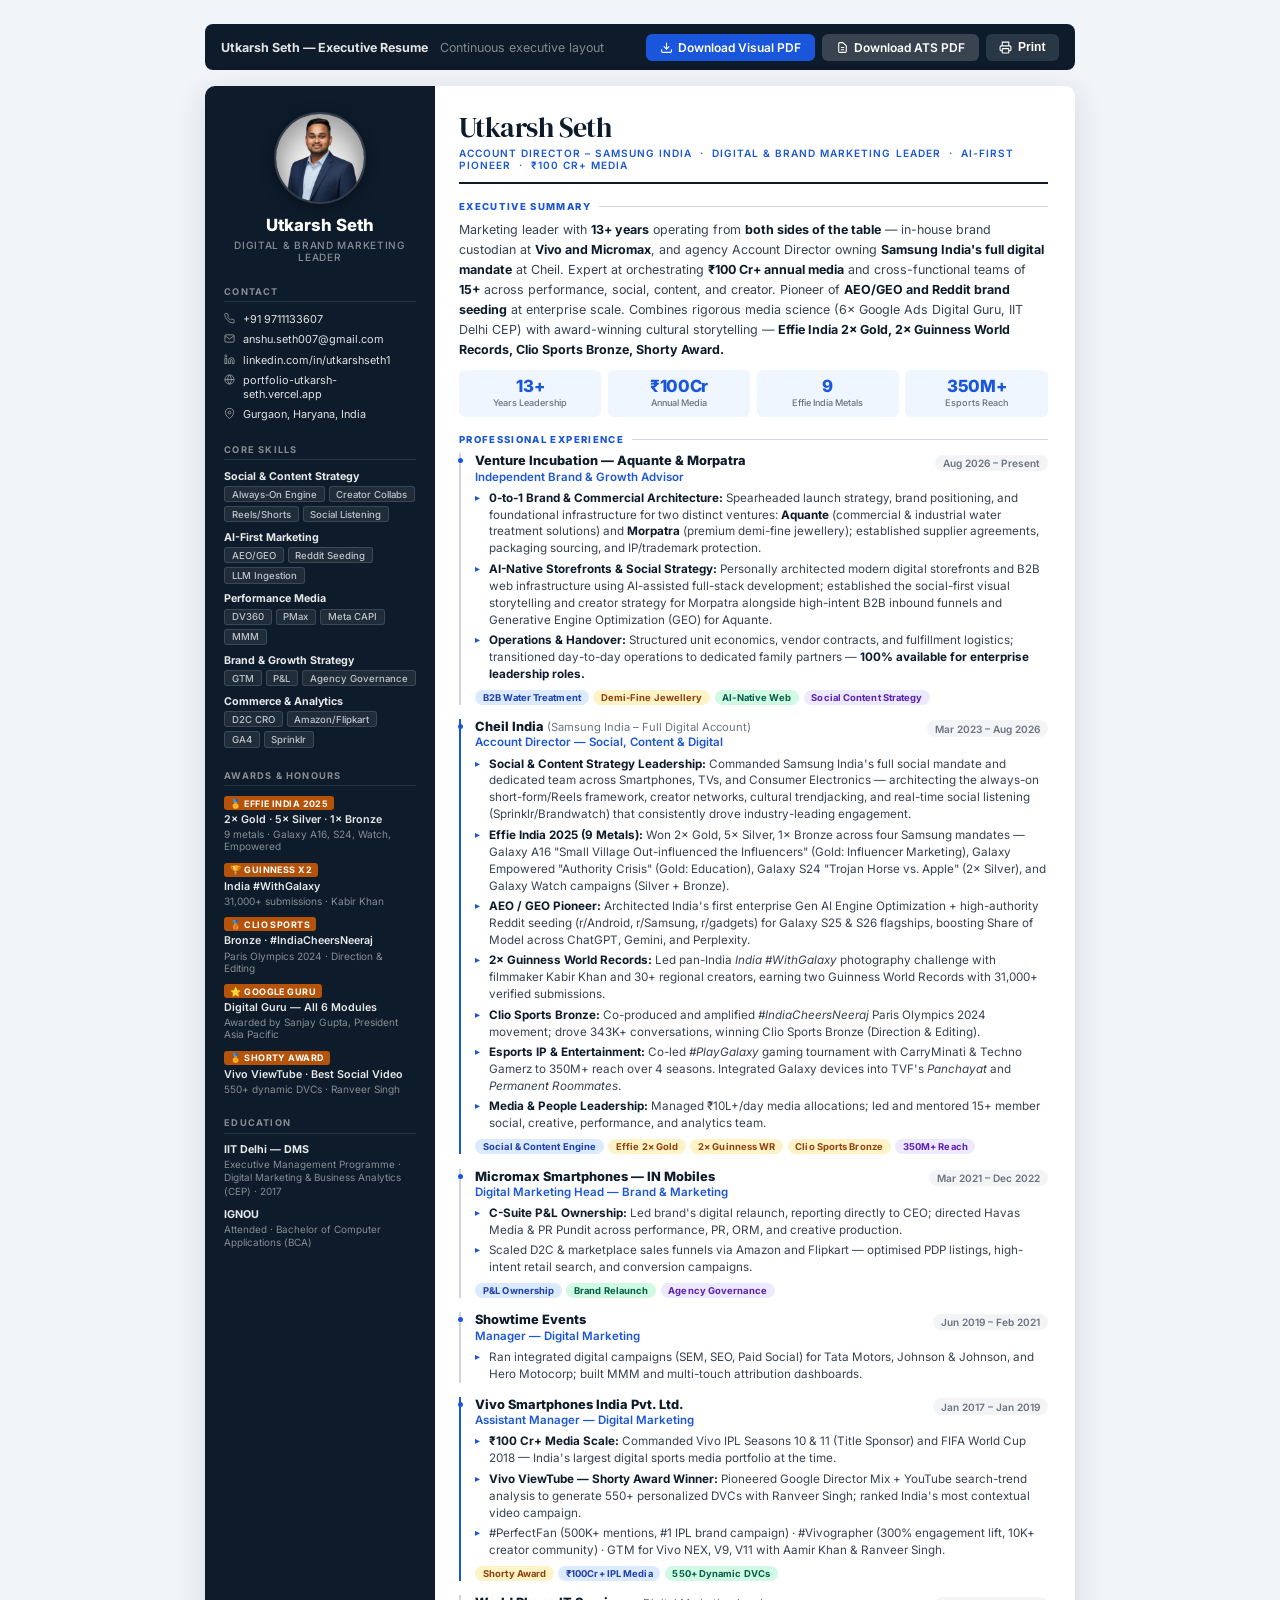
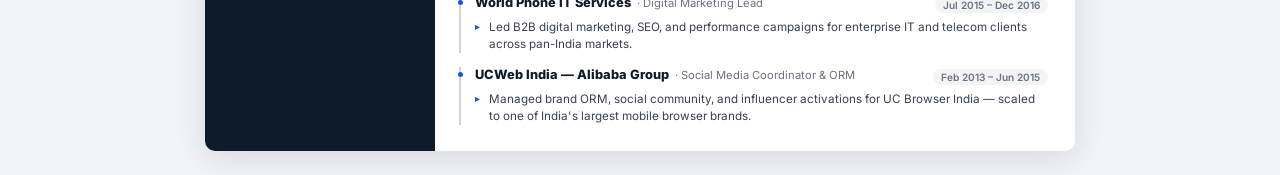
<file: resume/index.html>
<!DOCTYPE html>
<html lang="en">
<head>
  <meta charset="UTF-8">
  <meta name="viewport" content="width=device-width, initial-scale=1.0">
  <title>Utkarsh Seth – Executive Resume</title>
  <link href="https://fonts.googleapis.com/css2?family=Inter:ital,wght@0,300;0,400;0,500;0,600;0,700;0,800;1,400&family=DM+Serif+Display&display=swap" rel="stylesheet">
  <style>
    :root {
      --navy:   #0d1b2a;
      --blue:   #1a56db;
      --muted:  #6b7280;
      --rule:   #d1d5db;
      --white:  #ffffff;
      --gold:   #b45309;
      --sidebar:#0d1b2a;
      --s-text: rgba(255,255,255,0.88);
      --s-dim:  rgba(255,255,255,0.50);
    }
    *, *::before, *::after { box-sizing: border-box; margin: 0; padding: 0; }
    html { -webkit-print-color-adjust: exact; print-color-adjust: exact; }

    body {
      font-family: 'Inter', sans-serif;
      background: #f1f5f9;
      color: #1e293b;
      padding: 1.5rem 1rem;
    }

    /* ── Print bar ── */
    .print-bar {
      max-width: 870px; margin: 0 auto 1rem;
      display: flex; align-items: center; justify-content: space-between;
      background: var(--navy); color: rgba(255,255,255,0.88);
      padding: 0.6rem 1rem; border-radius: 8px; font-size: 0.78rem;
    }
    .print-bar span { opacity: 0.55; margin-left: 0.5rem; }
    .btn-pdf {
      background: var(--blue); color: #fff; border: none;
      padding: 0.38rem 0.85rem; border-radius: 6px;
      font-size: 0.75rem; font-weight: 600; cursor: pointer;
      display: inline-flex; align-items: center; gap: 0.35rem;
      text-decoration: none;
    }
    .btn-pdf:hover { background: #1649c5; }

    /* ── Page shell ── */
    .page {
      max-width: 870px; margin: 0 auto;
      background: var(--white);
      border-radius: 10px;
      overflow: hidden;
      box-shadow: 0 6px 32px rgba(0,0,0,0.12);
      display: grid;
      grid-template-columns: 230px 1fr;
    }

    /* ═══════════════ SIDEBAR ═══════════════ */
    .sidebar {
      background: var(--sidebar);
      color: var(--s-text);
      padding: 1.6rem 1.2rem;
      display: flex; flex-direction: column; gap: 1.4rem;
    }

    .photo-wrap {
      width: 92px; height: 92px; border-radius: 50%;
      overflow: hidden; border: 2.5px solid rgba(255,255,255,0.15);
      margin: 0 auto 0.7rem; box-shadow: 0 3px 14px rgba(0,0,0,0.4);
    }
    .photo-wrap img { width:100%; height:100%; object-fit:cover; object-position:top center; }
    .sb-name { font-size:1.05rem; font-weight:800; color:#fff; text-align:center; line-height:1.2; }
    .sb-role { font-size:0.63rem; font-weight:500; letter-spacing:0.07em; text-transform:uppercase; color:var(--s-dim); text-align:center; margin-top:0.25rem; }

    .sb-label {
      font-size:0.58rem; font-weight:700; letter-spacing:0.13em; text-transform:uppercase;
      color:var(--s-dim); border-bottom:1px solid rgba(255,255,255,0.1);
      padding-bottom:0.28rem; margin-bottom:0.6rem;
    }

    /* Contact */
    .c-list { display:flex; flex-direction:column; gap:0.4rem; }
    .c-row  { display:flex; align-items:flex-start; gap:0.5rem; font-size:0.68rem; }
    .c-row svg { flex-shrink:0; margin-top:1px; opacity:.6; }
    .c-row a { color:var(--s-text); text-decoration:none; word-break:break-word; }

    /* Skills tags */
    .sk-list { display:flex; flex-direction:column; gap:0.55rem; }
    .sk-name { font-size:0.67rem; font-weight:700; color:rgba(255,255,255,0.9); margin-bottom:0.2rem; }
    .sk-tags { display:flex; flex-wrap:wrap; gap:0.25rem; }
    .sk-tag  {
      font-size:0.6rem; background:rgba(255,255,255,0.08);
      border:1px solid rgba(255,255,255,0.13); color:rgba(255,255,255,0.72);
      padding:0.1rem 0.42rem; border-radius:3px; font-weight:500;
    }

    /* Awards */
    .aw-list { display:flex; flex-direction:column; gap:0.65rem; }
    .aw-entry { font-size:0.67rem; }
    .aw-badge {
      display:inline-block; background:var(--gold); color:#fff;
      font-size:0.56rem; font-weight:700; text-transform:uppercase;
      letter-spacing:0.05em; padding:0.1rem 0.38rem; border-radius:3px; margin-bottom:0.18rem;
    }
    .aw-title { font-weight:600; color:rgba(255,255,255,0.9); line-height:1.3; }
    .aw-sub   { color:var(--s-dim); font-size:0.63rem; margin-top:0.08rem; }

    /* Education */
    .ed-list { display:flex; flex-direction:column; gap:0.65rem; }
    .ed-school { font-size:0.67rem; font-weight:700; color:rgba(255,255,255,0.9); }
    .ed-deg    { font-size:0.62rem; color:var(--s-dim); line-height:1.35; margin-top:0.1rem; }

    /* ═══════════════ MAIN ═══════════════ */
    .main {
      padding: 1.6rem 1.7rem 1.6rem 1.5rem;
      display: flex; flex-direction: column; gap: 1.1rem;
    }

    /* Header */
    .mh-name {
      font-family: 'DM Serif Display', serif;
      font-size: 1.75rem; color: var(--navy);
      letter-spacing: -0.02em; line-height: 1.1;
    }
    .mh-tag {
      font-size: 0.63rem; font-weight: 600; color: var(--blue);
      text-transform: uppercase; letter-spacing: 0.1em; margin-top: 0.28rem;
    }
    .mh-rule { border: none; border-top: 2px solid var(--navy); margin-top: 0.65rem; }

    /* Sections */
    .sec-ttl {
      font-size: 0.6rem; font-weight: 800; text-transform: uppercase;
      letter-spacing: 0.14em; color: var(--blue);
      display: flex; align-items: center; gap: 0.5rem; margin-bottom: 0.5rem;
    }
    .sec-ttl::after { content:''; flex:1; height:1px; background:var(--rule); }

    /* Summary */
    .summary { font-size:0.78rem; line-height:1.6; color:#374151; }
    .summary strong { color:var(--navy); font-weight:700; }

    /* Stats strip */
    .stats {
      display: grid; grid-template-columns: repeat(4,1fr);
      gap: 0.4rem; margin-top: 0.6rem;
    }
    .stat {
      background: #eff6ff; border-radius: 6px;
      padding: 0.5rem 0.4rem; text-align: center;
    }
    .stat-n { font-size:1.05rem; font-weight:800; color:var(--blue); line-height:1; letter-spacing:-0.02em; }
    .stat-l { font-size:0.57rem; color:var(--muted); font-weight:500; margin-top:0.18rem; line-height:1.25; }

    /* Experience */
    .exp-list { display:flex; flex-direction:column; gap:0.9rem; }
    .exp-item {
      border-left: 2px solid var(--rule);
      padding-left: 0.9rem; position: relative;
    }
    .exp-item.feat { border-left-color: var(--blue); }
    .exp-item::before {
      content:''; position:absolute; left:-3.5px; top:5px;
      width:5px; height:5px; border-radius:50%; background:var(--blue);
    }

    .exp-top { display:flex; justify-content:space-between; align-items:flex-start; gap:0.4rem; flex-wrap:wrap; }
    .exp-co  { font-size:0.8rem; font-weight:800; color:var(--navy); }
    .exp-co-note { font-size:0.7rem; font-weight:400; color:var(--muted); }
    .exp-rol { font-size:0.72rem; font-weight:600; color:var(--blue); margin-top:0.08rem; }
    .exp-dt  {
      font-size:0.63rem; font-weight:600; color:var(--muted);
      white-space:nowrap; background:#f3f4f6;
      padding:0.14rem 0.48rem; border-radius:20px; margin-top:0.08rem;
    }

    .bul { list-style:none; margin-top:0.38rem; display:flex; flex-direction:column; gap:0.22rem; }
    .bul li {
      font-size:0.73rem; color:#374151;
      padding-left:0.85rem; position:relative; line-height:1.45;
    }
    .bul li::before {
      content:'▸'; position:absolute; left:0;
      color:var(--blue); font-size:0.6rem; top:1px;
    }
    .bul li strong { color:var(--navy); font-weight:700; }

    /* Chips */
    .chips { display:flex; flex-wrap:wrap; gap:0.28rem; margin-top:0.42rem; }
    .chip  {
      font-size:0.59rem; font-weight:700;
      padding:0.13rem 0.48rem; border-radius:20px; letter-spacing:0.01em;
    }
    .c-blue  { background:#dbeafe; color:#1e40af; }
    .c-gold  { background:#fef3c7; color:#92400e; }
    .c-green { background:#d1fae5; color:#065f46; }
    .c-purple{ background:#ede9fe; color:#5b21b6; }

    /* ═══════════════ PRINT ═══════════════ */
    @media print {
      body { background:transparent; padding:0; margin:0; }
      .print-bar { display:none !important; }
      .page {
        box-shadow:none; border-radius:0;
        max-width:100%; width:100%;
        min-height:100%;
      }
      .sidebar { background:var(--sidebar) !important; }
      .stat    { background:#eff6ff !important; }
      .c-blue  { background:#dbeafe !important; color:#1e40af !important; }
      .c-gold  { background:#fef3c7 !important; color:#92400e !important; }
      .c-green { background:#d1fae5 !important; color:#065f46 !important; }
      .c-purple{ background:#ede9fe !important; color:#5b21b6 !important; }
      .aw-badge{ background:var(--gold) !important; }
      @page { size: 8.5in 17.8in; margin: 0; }
    }
  </style>
</head>
<body>

<div class="print-bar">
  <div>
    <strong>Utkarsh Seth — Executive Resume</strong>
    <span>Continuous executive layout</span>
  </div>
  <div style="display: flex; gap: 0.45rem;">
    <a href="/resume/Utkarsh_Seth_Executive_Resume.pdf" download="Utkarsh_Seth_Executive_Resume.pdf" class="btn-pdf">
      <svg width="13" height="13" fill="none" stroke="currentColor" stroke-width="2" viewBox="0 0 24 24"><path d="M21 15v4a2 2 0 0 1-2 2H5a2 2 0 0 1-2-2v-4"/><polyline points="7 10 12 15 17 10"/><line x1="12" y1="15" x2="12" y2="3"/></svg>
      Download Visual PDF
    </a>
    <a href="/resume/Utkarsh_Seth_ATS_Certified_Resume.pdf" download="Utkarsh_Seth_ATS_Certified_Resume.pdf" class="btn-pdf" style="background: rgba(255,255,255,0.18);">
      <svg width="13" height="13" fill="none" stroke="currentColor" stroke-width="2" viewBox="0 0 24 24"><path d="M9 12h6m-6 4h6m2 5H7a2 2 0 01-2-2V5a2 2 0 012-2h5.586a1 1 0 01.707.293l5.414 5.414a1 1 0 01.293.707V19a2 2 0 01-2 2z"/></svg>
      Download ATS PDF
    </a>
    <button class="btn-pdf" style="background: rgba(255,255,255,0.12);" onclick="window.print()">
      <svg width="13" height="13" fill="none" stroke="currentColor" stroke-width="2" viewBox="0 0 24 24"><path d="M6 9V2h12v7"/><path d="M6 18H4a2 2 0 0 1-2-2v-5a2 2 0 0 1 2-2h16a2 2 0 0 1 2 2v5a2 2 0 0 1-2 2h-2"/><rect x="6" y="14" width="12" height="8" rx="1"/></svg>
      Print
    </button>
  </div>
</div>

<div class="page">

  <!-- ══════════ SIDEBAR ══════════ -->
  <aside class="sidebar">

    <div>
      <div class="photo-wrap">
        <img src="../assets/utkarsh_portrait.jpg" alt="Utkarsh Seth">
      </div>
      <div class="sb-name">Utkarsh Seth</div>
      <div class="sb-role">Digital &amp; Brand Marketing Leader</div>
    </div>

    <!-- Contact -->
    <div>
      <div class="sb-label">Contact</div>
      <div class="c-list">
        <div class="c-row">
          <svg width="11" height="11" fill="none" stroke="currentColor" stroke-width="2" viewBox="0 0 24 24"><path d="M22 16.92v3a2 2 0 0 1-2.18 2 19.79 19.79 0 0 1-8.63-3.07A19.5 19.5 0 0 1 4.69 12 19.79 19.79 0 0 1 1.61 3.44 2 2 0 0 1 3.59 1.27h3a2 2 0 0 1 2 1.72c.127.96.361 1.903.7 2.81a2 2 0 0 1-.45 2.11L7.91 8.83a16 16 0 0 0 6.29 6.29l1.29-1.29a2 2 0 0 1 2.11-.45c.907.339 1.85.573 2.81.7A2 2 0 0 1 22 16.92z"/></svg>
          <span>+91 9711133607</span>
        </div>
        <div class="c-row">
          <svg width="11" height="11" fill="none" stroke="currentColor" stroke-width="2" viewBox="0 0 24 24"><path d="M4 4h16c1.1 0 2 .9 2 2v12c0 1.1-.9 2-2 2H4c-1.1 0-2-.9-2-2V6c0-1.1.9-2 2-2z"/><polyline points="22,6 12,13 2,6"/></svg>
          <a href="mailto:anshu.seth007@gmail.com">anshu.seth007@gmail.com</a>
        </div>
        <div class="c-row">
          <svg width="11" height="11" fill="none" stroke="currentColor" stroke-width="2" viewBox="0 0 24 24"><path d="M16 8a6 6 0 0 1 6 6v7h-4v-7a2 2 0 0 0-4 0v7h-4v-7a6 6 0 0 1 6-6z"/><rect x="2" y="9" width="4" height="12"/><circle cx="4" cy="4" r="2"/></svg>
          <a href="https://linkedin.com/in/utkarshseth1" target="_blank">linkedin.com/in/utkarshseth1</a>
        </div>
        <div class="c-row">
          <svg width="11" height="11" fill="none" stroke="currentColor" stroke-width="2" viewBox="0 0 24 24"><circle cx="12" cy="12" r="10"/><line x1="2" y1="12" x2="22" y2="12"/><path d="M12 2a15.3 15.3 0 0 1 4 10 15.3 15.3 0 0 1-4 10 15.3 15.3 0 0 1-4-10 15.3 15.3 0 0 1 4-10z"/></svg>
          <a href="https://portfolio-utkarsh-seth.vercel.app" target="_blank">portfolio-utkarsh-seth.vercel.app</a>
        </div>
        <div class="c-row">
          <svg width="11" height="11" fill="none" stroke="currentColor" stroke-width="2" viewBox="0 0 24 24"><path d="M21 10c0 7-9 13-9 13s-9-6-9-13a9 9 0 0 1 18 0z"/><circle cx="12" cy="10" r="3"/></svg>
          <span>Gurgaon, Haryana, India</span>
        </div>
      </div>
    </div>

    <!-- Skills -->
    <div>
      <div class="sb-label">Core Skills</div>
      <div class="sk-list">
        <div>
          <div class="sk-name">Social &amp; Content Strategy</div>
          <div class="sk-tags">
            <span class="sk-tag">Always-On Engine</span><span class="sk-tag">Creator Collabs</span><span class="sk-tag">Reels/Shorts</span><span class="sk-tag">Social Listening</span>
          </div>
        </div>
        <div>
          <div class="sk-name">AI-First Marketing</div>
          <div class="sk-tags">
            <span class="sk-tag">AEO/GEO</span><span class="sk-tag">Reddit Seeding</span><span class="sk-tag">LLM Ingestion</span>
          </div>
        </div>
        <div>
          <div class="sk-name">Performance Media</div>
          <div class="sk-tags">
            <span class="sk-tag">DV360</span><span class="sk-tag">PMax</span><span class="sk-tag">Meta CAPI</span><span class="sk-tag">MMM</span>
          </div>
        </div>
        <div>
          <div class="sk-name">Brand &amp; Growth Strategy</div>
          <div class="sk-tags">
            <span class="sk-tag">GTM</span><span class="sk-tag">P&amp;L</span><span class="sk-tag">Agency Governance</span>
          </div>
        </div>
        <div>
          <div class="sk-name">Commerce &amp; Analytics</div>
          <div class="sk-tags">
            <span class="sk-tag">D2C CRO</span><span class="sk-tag">Amazon/Flipkart</span><span class="sk-tag">GA4</span><span class="sk-tag">Sprinklr</span>
          </div>
        </div>
      </div>
    </div>

    <!-- Awards -->
    <div>
      <div class="sb-label">Awards &amp; Honours</div>
      <div class="aw-list">
        <div class="aw-entry">
          <span class="aw-badge">🥇 Effie India 2025</span>
          <div class="aw-title">2× Gold · 5× Silver · 1× Bronze</div>
          <div class="aw-sub">9 metals · Galaxy A16, S24, Watch, Empowered</div>
        </div>
        <div class="aw-entry">
          <span class="aw-badge">🏆 Guinness x2</span>
          <div class="aw-title">India #WithGalaxy</div>
          <div class="aw-sub">31,000+ submissions · Kabir Khan</div>
        </div>
        <div class="aw-entry">
          <span class="aw-badge">🥉 Clio Sports</span>
          <div class="aw-title">Bronze · #IndiaCheersNeeraj</div>
          <div class="aw-sub">Paris Olympics 2024 · Direction &amp; Editing</div>
        </div>
        <div class="aw-entry">
          <span class="aw-badge">⭐ Google Guru</span>
          <div class="aw-title">Digital Guru — All 6 Modules</div>
          <div class="aw-sub">Awarded by Sanjay Gupta, President Asia Pacific</div>
        </div>
        <div class="aw-entry">
          <span class="aw-badge">🏅 Shorty Award</span>
          <div class="aw-title">Vivo ViewTube · Best Social Video</div>
          <div class="aw-sub">550+ dynamic DVCs · Ranveer Singh</div>
        </div>
      </div>
    </div>

    <!-- Education -->
    <div>
      <div class="sb-label">Education</div>
      <div class="ed-list">
        <div>
          <div class="ed-school">IIT Delhi — DMS</div>
          <div class="ed-deg">Executive Management Programme · Digital Marketing &amp; Business Analytics (CEP) · 2017</div>
        </div>
        <div>
          <div class="ed-school">IGNOU</div>
          <div class="ed-deg">Attended · Bachelor of Computer Applications (BCA)</div>
        </div>
      </div>
    </div>

  </aside>

  <!-- ══════════ MAIN ══════════ -->
  <main class="main">

    <!-- Header -->
    <div>
      <div class="mh-name">Utkarsh Seth</div>
      <div class="mh-tag">Account Director – Samsung India &nbsp;·&nbsp; Digital &amp; Brand Marketing Leader &nbsp;·&nbsp; AI-First Pioneer &nbsp;·&nbsp; ₹100 Cr+ Media</div>
      <hr class="mh-rule">
    </div>

    <!-- Summary -->
    <section>
      <div class="sec-ttl">Executive Summary</div>
      <p class="summary">
        Marketing leader with <strong>13+ years</strong> operating from <strong>both sides of the table</strong> — in-house brand custodian at <strong>Vivo and Micromax</strong>, and agency Account Director owning <strong>Samsung India's full digital mandate</strong> at Cheil. Expert at orchestrating <strong>₹100 Cr+ annual media</strong> and cross-functional teams of <strong>15+</strong> across performance, social, content, and creator. Pioneer of <strong>AEO/GEO and Reddit brand seeding</strong> at enterprise scale. Combines rigorous media science (6× Google Ads Digital Guru, IIT Delhi CEP) with award-winning cultural storytelling — <strong>Effie India 2× Gold, 2× Guinness World Records, Clio Sports Bronze, Shorty Award.</strong>
      </p>
      <div class="stats">
        <div class="stat"><div class="stat-n">13+</div><div class="stat-l">Years Leadership</div></div>
        <div class="stat"><div class="stat-n">₹100Cr</div><div class="stat-l">Annual Media</div></div>
        <div class="stat"><div class="stat-n">9</div><div class="stat-l">Effie India Metals</div></div>
        <div class="stat"><div class="stat-n">350M+</div><div class="stat-l">Esports Reach</div></div>
      </div>
    </section>

    <!-- Experience -->
    <section>
      <div class="sec-ttl">Professional Experience</div>
      <div class="exp-list">

        <!-- Venture Incubation -->
        <div class="exp-item">
          <div class="exp-top">
            <div>
              <div class="exp-co">Venture Incubation — Aquante &amp; Morpatra</div>
              <div class="exp-rol">Independent Brand &amp; Growth Advisor</div>
            </div>
            <div class="exp-dt">Aug 2026 – Present</div>
          </div>
          <ul class="bul">
            <li><strong>0-to-1 Brand &amp; Commercial Architecture:</strong> Spearheaded launch strategy, brand positioning, and foundational infrastructure for two distinct ventures: <strong>Aquante</strong> (commercial &amp; industrial water treatment solutions) and <strong>Morpatra</strong> (premium demi-fine jewellery); established supplier agreements, packaging sourcing, and IP/trademark protection.</li>
            <li><strong>AI-Native Storefronts &amp; Social Strategy:</strong> Personally architected modern digital storefronts and B2B web infrastructure using AI-assisted full-stack development; established the social-first visual storytelling and creator strategy for Morpatra alongside high-intent B2B inbound funnels and Generative Engine Optimization (GEO) for Aquante.</li>
            <li><strong>Operations &amp; Handover:</strong> Structured unit economics, vendor contracts, and fulfillment logistics; transitioned day-to-day operations to dedicated family partners — <strong>100% available for enterprise leadership roles.</strong></li>
          </ul>
          <div class="chips">
            <span class="chip c-blue">B2B Water Treatment</span>
            <span class="chip c-gold">Demi-Fine Jewellery</span>
            <span class="chip c-green">AI-Native Web</span>
            <span class="chip c-purple">Social Content Strategy</span>
          </div>
        </div>

        <!-- Cheil -->
        <div class="exp-item feat">
          <div class="exp-top">
            <div>
              <div class="exp-co">Cheil India <span class="exp-co-note">(Samsung India – Full Digital Account)</span></div>
              <div class="exp-rol">Account Director — Social, Content &amp; Digital</div>
            </div>
            <div class="exp-dt">Mar 2023 – Aug 2026</div>
          </div>
          <ul class="bul">
            <li><strong>Social &amp; Content Strategy Leadership:</strong> Commanded Samsung India's full social mandate and dedicated team across Smartphones, TVs, and Consumer Electronics — architecting the always-on short-form/Reels framework, creator networks, cultural trendjacking, and real-time social listening (Sprinklr/Brandwatch) that consistently drove industry-leading engagement.</li>
            <li><strong>Effie India 2025 (9 Metals):</strong> Won 2× Gold, 5× Silver, 1× Bronze across four Samsung mandates — Galaxy A16 "Small Village Out-influenced the Influencers" (Gold: Influencer Marketing), Galaxy Empowered "Authority Crisis" (Gold: Education), Galaxy S24 "Trojan Horse vs. Apple" (2× Silver), and Galaxy Watch campaigns (Silver + Bronze).</li>
            <li><strong>AEO / GEO Pioneer:</strong> Architected India's first enterprise Gen AI Engine Optimization + high-authority Reddit seeding (r/Android, r/Samsung, r/gadgets) for Galaxy S25 &amp; S26 flagships, boosting Share of Model across ChatGPT, Gemini, and Perplexity.</li>
            <li><strong>2× Guinness World Records:</strong> Led pan-India <em>India #WithGalaxy</em> photography challenge with filmmaker Kabir Khan and 30+ regional creators, earning two Guinness World Records with 31,000+ verified submissions.</li>
            <li><strong>Clio Sports Bronze:</strong> Co-produced and amplified <em>#IndiaCheersNeeraj</em> Paris Olympics 2024 movement; drove 343K+ conversations, winning Clio Sports Bronze (Direction &amp; Editing).</li>
            <li><strong>Esports IP &amp; Entertainment:</strong> Co-led <em>#PlayGalaxy</em> gaming tournament with CarryMinati &amp; Techno Gamerz to 350M+ reach over 4 seasons. Integrated Galaxy devices into TVF's <em>Panchayat</em> and <em>Permanent Roommates</em>.</li>
            <li><strong>Media &amp; People Leadership:</strong> Managed ₹10L+/day media allocations; led and mentored 15+ member social, creative, performance, and analytics team.</li>
          </ul>
          <div class="chips">
            <span class="chip c-blue">Social &amp; Content Engine</span>
            <span class="chip c-gold">Effie 2× Gold</span>
            <span class="chip c-gold">2× Guinness WR</span>
            <span class="chip c-gold">Clio Sports Bronze</span>
            <span class="chip c-purple">350M+ Reach</span>
          </div>
        </div>

        <!-- Micromax -->
        <div class="exp-item">
          <div class="exp-top">
            <div>
              <div class="exp-co">Micromax Smartphones — IN Mobiles</div>
              <div class="exp-rol">Digital Marketing Head — Brand &amp; Marketing</div>
            </div>
            <div class="exp-dt">Mar 2021 – Dec 2022</div>
          </div>
          <ul class="bul">
            <li><strong>C-Suite P&amp;L Ownership:</strong> Led brand's digital relaunch, reporting directly to CEO; directed Havas Media &amp; PR Pundit across performance, PR, ORM, and creative production.</li>
            <li>Scaled D2C &amp; marketplace sales funnels via Amazon and Flipkart — optimised PDP listings, high-intent retail search, and conversion campaigns.</li>
          </ul>
          <div class="chips">
            <span class="chip c-blue">P&amp;L Ownership</span><span class="chip c-green">Brand Relaunch</span><span class="chip c-purple">Agency Governance</span>
          </div>
        </div>

        <!-- Showtime -->
        <div class="exp-item">
          <div class="exp-top">
            <div>
              <div class="exp-co">Showtime Events</div>
              <div class="exp-rol">Manager — Digital Marketing</div>
            </div>
            <div class="exp-dt">Jun 2019 – Feb 2021</div>
          </div>
          <ul class="bul">
            <li>Ran integrated digital campaigns (SEM, SEO, Paid Social) for Tata Motors, Johnson &amp; Johnson, and Hero Motocorp; built MMM and multi-touch attribution dashboards.</li>
          </ul>
        </div>

        <!-- Vivo -->
        <div class="exp-item feat">
          <div class="exp-top">
            <div>
              <div class="exp-co">Vivo Smartphones India Pvt. Ltd.</div>
              <div class="exp-rol">Assistant Manager — Digital Marketing</div>
            </div>
            <div class="exp-dt">Jan 2017 – Jan 2019</div>
          </div>
          <ul class="bul">
            <li><strong>₹100 Cr+ Media Scale:</strong> Commanded Vivo IPL Seasons 10 &amp; 11 (Title Sponsor) and FIFA World Cup 2018 — India's largest digital sports media portfolio at the time.</li>
            <li><strong>Vivo ViewTube — Shorty Award Winner:</strong> Pioneered Google Director Mix + YouTube search-trend analysis to generate 550+ personalized DVCs with Ranveer Singh; ranked India's most contextual video campaign.</li>
            <li>#PerfectFan (500K+ mentions, #1 IPL brand campaign) · #Vivographer (300% engagement lift, 10K+ creator community) · GTM for Vivo NEX, V9, V11 with Aamir Khan &amp; Ranveer Singh.</li>
          </ul>
          <div class="chips">
            <span class="chip c-gold">Shorty Award</span><span class="chip c-blue">₹100Cr+ IPL Media</span><span class="chip c-green">550+ Dynamic DVCs</span>
          </div>
        </div>

        <!-- Earlier Roles -->
        <div class="exp-item">
          <div class="exp-top">
            <div>
              <div class="exp-co">World Phone IT Services &nbsp;<span class="exp-co-note">· Digital Marketing Lead</span></div>
            </div>
            <div class="exp-dt">Jul 2015 – Dec 2016</div>
          </div>
          <ul class="bul">
            <li>Led B2B digital marketing, SEO, and performance campaigns for enterprise IT and telecom clients across pan-India markets.</li>
          </ul>
        </div>

        <div class="exp-item">
          <div class="exp-top">
            <div>
              <div class="exp-co">UCWeb India — Alibaba Group &nbsp;<span class="exp-co-note">· Social Media Coordinator &amp; ORM</span></div>
            </div>
            <div class="exp-dt">Feb 2013 – Jun 2015</div>
          </div>
          <ul class="bul">
            <li>Managed brand ORM, social community, and influencer activations for UC Browser India — scaled to one of India's largest mobile browser brands.</li>
          </ul>
        </div>

      </div>
    </section>

  </main>
</div>

</body>
</html>
</file>
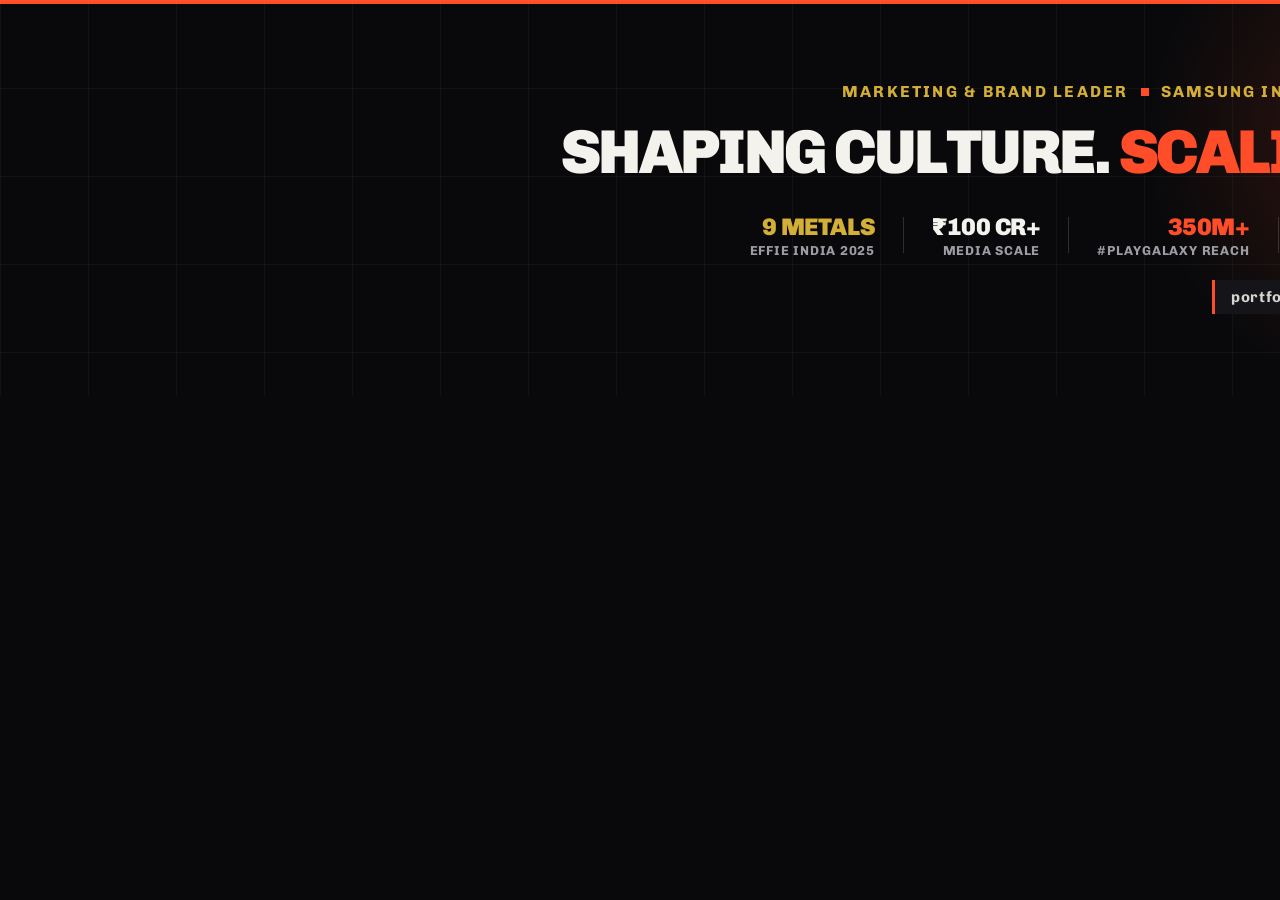
<file: assets/linkedin_banner.html>
<!DOCTYPE html>
<html lang="en">
<head>
  <meta charset="UTF-8">
  <style>
    @import url('https://fonts.googleapis.com/css2?family=Chivo:wght@400;700;900&display=swap');
    * { box-sizing: border-box; margin: 0; padding: 0; }
    html, body {
      width: 1584px;
      height: 396px;
      overflow: hidden;
      background: #09090b;
      color: #f4f2ed;
      font-family: 'Chivo', sans-serif;
      -webkit-font-smoothing: antialiased;
    }
    .canvas {
      position: relative;
      width: 1584px;
      height: 396px;
      background: #09090b;
      display: flex;
      align-items: center;
      justify-content: flex-end;
      padding: 48px 72px;
    }
    /* Subtle architectural grid lines */
    .grid-bg {
      position: absolute;
      inset: 0;
      background-image:
        linear-gradient(to right, rgba(244, 242, 237, 0.04) 1px, transparent 1px),
        linear-gradient(to bottom, rgba(244, 242, 237, 0.04) 1px, transparent 1px);
      background-size: 88px 88px;
      pointer-events: none;
    }
    /* Subtle vermilion atmospheric glow on top-right */
    .glow-right {
      position: absolute;
      top: -120px;
      right: -80px;
      width: 520px;
      height: 520px;
      border-radius: 9999px;
      background: radial-gradient(circle, rgba(255, 77, 41, 0.18) 0%, rgba(9, 9, 11, 0) 70%);
      pointer-events: none;
    }
    /* Left safe-zone indicator accent bar (leaves bottom-left clean for LinkedIn avatar) */
    .top-bar {
      position: absolute;
      top: 0;
      left: 0;
      right: 0;
      height: 4px;
      background: #ff4d29;
    }
    .content {
      position: relative;
      z-index: 2;
      width: 1020px;
      display: flex;
      flex-direction: column;
      gap: 22px;
      text-align: right;
      align-items: flex-end;
    }
    .kicker {
      display: inline-flex;
      align-items: center;
      gap: 12px;
      font-size: 16px;
      font-weight: 700;
      letter-spacing: 0.14em;
      text-transform: uppercase;
      color: #d4af37;
    }
    .dot {
      width: 8px;
      height: 8px;
      background: #ff4d29;
      display: inline-block;
    }
    h1 {
      font-size: 62px;
      font-weight: 900;
      line-height: 0.94;
      letter-spacing: -0.04em;
      text-transform: uppercase;
      color: #f4f2ed;
    }
    h1 span {
      color: #ff4d29;
    }
    .metrics {
      display: flex;
      align-items: center;
      gap: 28px;
      padding-top: 8px;
    }
    .metric {
      display: flex;
      flex-direction: column;
      align-items: flex-end;
      gap: 2px;
    }
    .metric-val {
      font-size: 24px;
      font-weight: 900;
      color: #f4f2ed;
      letter-spacing: -0.02em;
    }
    .metric-val.gold { color: #d4af37; }
    .metric-val.accent { color: #ff4d29; }
    .metric-lbl {
      font-size: 13px;
      font-weight: 700;
      color: #9e9da6;
      text-transform: uppercase;
      letter-spacing: 0.06em;
    }
    .divider {
      width: 1px;
      height: 36px;
      background: rgba(244, 242, 237, 0.16);
    }
    .url-tag {
      font-size: 15px;
      font-weight: 700;
      color: #d6d4ce;
      letter-spacing: 0.04em;
      padding: 8px 16px;
      background: #141419;
      border-left: 3px solid #ff4d29;
    }
  </style>
</head>
<body>
  <div class="canvas">
    <div class="top-bar"></div>
    <div class="grid-bg"></div>
    <div class="glow-right"></div>

    <div class="content">
      <div class="kicker">
        <span>Marketing &amp; Brand Leader</span>
        <span class="dot"></span>
        <span>Samsung India · Vivo · Micromax</span>
      </div>

      <h1>SHAPING CULTURE. <span>SCALING P&amp;L.</span></h1>

      <div class="metrics">
        <div class="metric">
          <span class="metric-val gold">9 METALS</span>
          <span class="metric-lbl">Effie India 2025</span>
        </div>
        <div class="divider"></div>
        <div class="metric">
          <span class="metric-val">₹100 CR+</span>
          <span class="metric-lbl">Media Scale</span>
        </div>
        <div class="divider"></div>
        <div class="metric">
          <span class="metric-val accent">350M+</span>
          <span class="metric-lbl">#PlayGalaxy Reach</span>
        </div>
        <div class="divider"></div>
        <div class="metric">
          <span class="metric-val">CLIO BRONZE</span>
          <span class="metric-lbl">Paris 2024 · Shorty Award</span>
        </div>
      </div>

      <div class="url-tag">portfolio-utkarsh-seth.vercel.app</div>
    </div>
  </div>
</body>
</html>
</file>
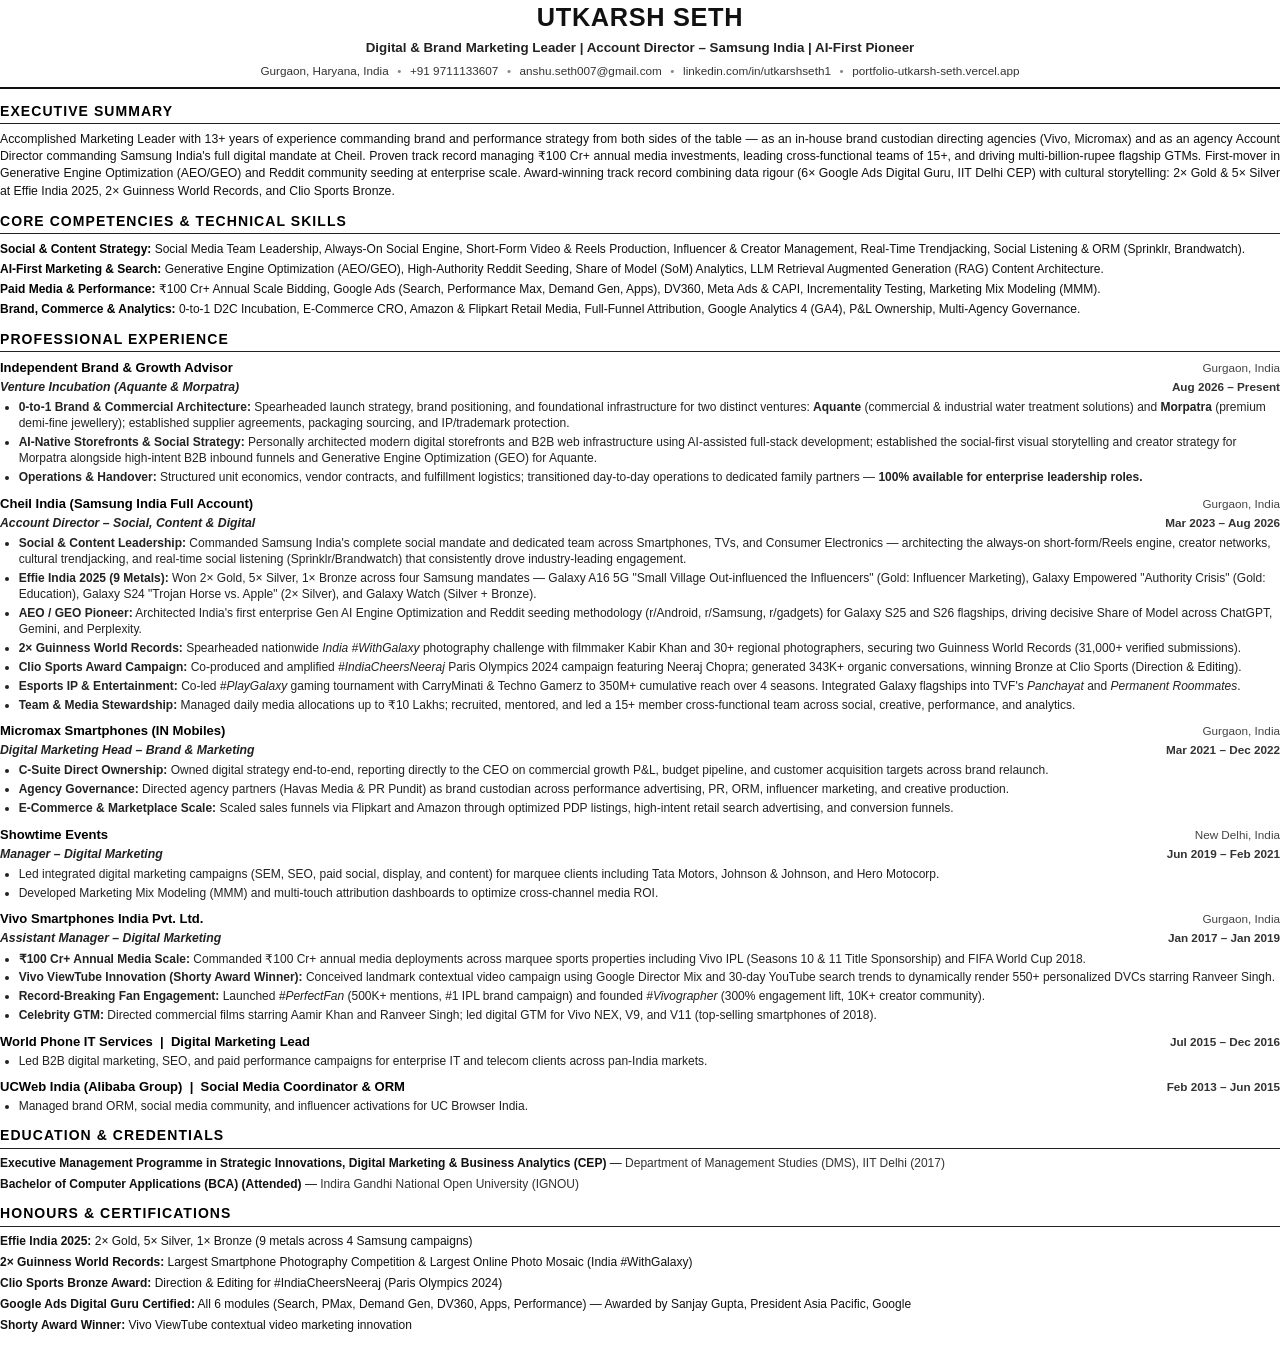
<file: resume/ats.html>
<!DOCTYPE html>
<html lang="en">
<head>
  <meta charset="UTF-8">
  <meta name="viewport" content="width=device-width, initial-scale=1.0">
  <title>Utkarsh Seth – ATS Certified Resume</title>
  <style>
    @page {
      size: letter;
      margin: 0.55in 0.6in;
    }
    *, *::before, *::after { box-sizing: border-box; margin: 0; padding: 0; }
    html { -webkit-print-color-adjust: exact; print-color-adjust: exact; }
    body {
      font-family: Arial, Helvetica, sans-serif;
      color: #111111;
      background: #ffffff;
      line-height: 1.38;
      font-size: 9.5pt;
    }
    a { color: #111111; text-decoration: none; }
    
    .header {
      text-align: center;
      border-bottom: 1.5pt solid #111111;
      padding-bottom: 6pt;
      margin-bottom: 10pt;
    }
    .name {
      font-size: 19pt;
      font-weight: bold;
      text-transform: uppercase;
      letter-spacing: 0.5pt;
      margin-bottom: 3pt;
    }
    .title-line {
      font-size: 10pt;
      font-weight: bold;
      color: #222222;
      margin-bottom: 4pt;
    }
    .contact-line {
      font-size: 8.8pt;
      color: #333333;
    }
    .contact-line span { margin: 0 4pt; color: #888888; }

    .section {
      margin-bottom: 9pt;
    }
    .sec-title {
      font-size: 10.5pt;
      font-weight: bold;
      text-transform: uppercase;
      letter-spacing: 0.8pt;
      border-bottom: 0.75pt solid #222222;
      padding-bottom: 1.5pt;
      margin-bottom: 5pt;
      color: #000000;
    }

    .summary-text {
      font-size: 9.2pt;
      line-height: 1.4;
      text-align: justify;
    }

    .job {
      margin-bottom: 7pt;
    }
    .job-top {
      display: flex;
      justify-content: space-between;
      align-items: baseline;
      margin-bottom: 1.5pt;
    }
    .job-company {
      font-size: 9.8pt;
      font-weight: bold;
      color: #000000;
    }
    .job-location {
      font-size: 8.8pt;
      color: #444444;
      font-weight: normal;
    }
    .job-sub {
      display: flex;
      justify-content: space-between;
      align-items: baseline;
      font-size: 9.2pt;
      margin-bottom: 2.5pt;
    }
    .job-role {
      font-weight: bold;
      color: #222222;
      font-style: italic;
    }
    .job-date {
      font-size: 8.8pt;
      color: #333333;
      font-weight: bold;
    }

    ul.bullets {
      margin-left: 14pt;
      margin-top: 1.5pt;
    }
    ul.bullets li {
      font-size: 9pt;
      line-height: 1.35;
      margin-bottom: 2pt;
      color: #222222;
    }

    .skills-block {
      font-size: 9pt;
      line-height: 1.4;
    }
    .skills-block p {
      margin-bottom: 2.5pt;
    }
    .skills-block strong {
      color: #000000;
    }

    .edu-entry {
      margin-bottom: 3.5pt;
      font-size: 9pt;
      line-height: 1.35;
    }
    .edu-deg {
      font-weight: bold;
    }
    .edu-inst {
      color: #333333;
    }
  </style>
</head>
<body>

  <header class="header">
    <div class="name">Utkarsh Seth</div>
    <div class="title-line">Digital &amp; Brand Marketing Leader | Account Director – Samsung India | AI-First Pioneer</div>
    <div class="contact-line">
      Gurgaon, Haryana, India
      <span>•</span> +91 9711133607
      <span>•</span> anshu.seth007@gmail.com
      <span>•</span> linkedin.com/in/utkarshseth1
      <span>•</span> portfolio-utkarsh-seth.vercel.app
    </div>
  </header>

  <!-- Executive Summary -->
  <section class="section">
    <div class="sec-title">Executive Summary</div>
    <p class="summary-text">
      Accomplished Marketing Leader with 13+ years of experience commanding brand and performance strategy from both sides of the table — as an in-house brand custodian directing agencies (Vivo, Micromax) and as an agency Account Director commanding Samsung India's full digital mandate at Cheil. Proven track record managing ₹100 Cr+ annual media investments, leading cross-functional teams of 15+, and driving multi-billion-rupee flagship GTMs. First-mover in Generative Engine Optimization (AEO/GEO) and Reddit community seeding at enterprise scale. Award-winning track record combining data rigour (6× Google Ads Digital Guru, IIT Delhi CEP) with cultural storytelling: 2× Gold &amp; 5× Silver at Effie India 2025, 2× Guinness World Records, and Clio Sports Bronze.
    </p>
  </section>

  <!-- Core Competencies -->
  <section class="section">
    <div class="sec-title">Core Competencies &amp; Technical Skills</div>
    <div class="skills-block">
      <p><strong>Social &amp; Content Strategy:</strong> Social Media Team Leadership, Always-On Social Engine, Short-Form Video &amp; Reels Production, Influencer &amp; Creator Management, Real-Time Trendjacking, Social Listening &amp; ORM (Sprinklr, Brandwatch).</p>
      <p><strong>AI-First Marketing &amp; Search:</strong> Generative Engine Optimization (AEO/GEO), High-Authority Reddit Seeding, Share of Model (SoM) Analytics, LLM Retrieval Augmented Generation (RAG) Content Architecture.</p>
      <p><strong>Paid Media &amp; Performance:</strong> ₹100 Cr+ Annual Scale Bidding, Google Ads (Search, Performance Max, Demand Gen, Apps), DV360, Meta Ads &amp; CAPI, Incrementality Testing, Marketing Mix Modeling (MMM).</p>
      <p><strong>Brand, Commerce &amp; Analytics:</strong> 0-to-1 D2C Incubation, E-Commerce CRO, Amazon &amp; Flipkart Retail Media, Full-Funnel Attribution, Google Analytics 4 (GA4), P&amp;L Ownership, Multi-Agency Governance.</p>
    </div>
  </section>

  <!-- Experience -->
  <section class="section">
    <div class="sec-title">Professional Experience</div>

    <!-- D2C -->
    <div class="job">
      <div class="job-top">
        <span class="job-company">Independent Brand &amp; Growth Advisor</span>
        <span class="job-location">Gurgaon, India</span>
      </div>
      <div class="job-sub">
        <span class="job-role">Venture Incubation (Aquante &amp; Morpatra)</span>
        <span class="job-date">Aug 2026 – Present</span>
      </div>
      <ul class="bullets">
        <li><strong>0-to-1 Brand &amp; Commercial Architecture:</strong> Spearheaded launch strategy, brand positioning, and foundational infrastructure for two distinct ventures: <strong>Aquante</strong> (commercial &amp; industrial water treatment solutions) and <strong>Morpatra</strong> (premium demi-fine jewellery); established supplier agreements, packaging sourcing, and IP/trademark protection.</li>
        <li><strong>AI-Native Storefronts &amp; Social Strategy:</strong> Personally architected modern digital storefronts and B2B web infrastructure using AI-assisted full-stack development; established the social-first visual storytelling and creator strategy for Morpatra alongside high-intent B2B inbound funnels and Generative Engine Optimization (GEO) for Aquante.</li>
        <li><strong>Operations &amp; Handover:</strong> Structured unit economics, vendor contracts, and fulfillment logistics; transitioned day-to-day operations to dedicated family partners — <strong>100% available for enterprise leadership roles.</strong></li>
      </ul>
    </div>

    <!-- Cheil -->
    <div class="job">
      <div class="job-top">
        <span class="job-company">Cheil India (Samsung India Full Account)</span>
        <span class="job-location">Gurgaon, India</span>
      </div>
      <div class="job-sub">
        <span class="job-role">Account Director – Social, Content &amp; Digital</span>
        <span class="job-date">Mar 2023 – Aug 2026</span>
      </div>
      <ul class="bullets">
        <li><strong>Social &amp; Content Leadership:</strong> Commanded Samsung India's complete social mandate and dedicated team across Smartphones, TVs, and Consumer Electronics — architecting the always-on short-form/Reels engine, creator networks, cultural trendjacking, and real-time social listening (Sprinklr/Brandwatch) that consistently drove industry-leading engagement.</li>
        <li><strong>Effie India 2025 (9 Metals):</strong> Won 2× Gold, 5× Silver, 1× Bronze across four Samsung mandates — Galaxy A16 5G "Small Village Out-influenced the Influencers" (Gold: Influencer Marketing), Galaxy Empowered "Authority Crisis" (Gold: Education), Galaxy S24 "Trojan Horse vs. Apple" (2× Silver), and Galaxy Watch (Silver + Bronze).</li>
        <li><strong>AEO / GEO Pioneer:</strong> Architected India's first enterprise Gen AI Engine Optimization and Reddit seeding methodology (r/Android, r/Samsung, r/gadgets) for Galaxy S25 and S26 flagships, driving decisive Share of Model across ChatGPT, Gemini, and Perplexity.</li>
        <li><strong>2× Guinness World Records:</strong> Spearheaded nationwide <em>India #WithGalaxy</em> photography challenge with filmmaker Kabir Khan and 30+ regional photographers, securing two Guinness World Records (31,000+ verified submissions).</li>
        <li><strong>Clio Sports Award Campaign:</strong> Co-produced and amplified <em>#IndiaCheersNeeraj</em> Paris Olympics 2024 campaign featuring Neeraj Chopra; generated 343K+ organic conversations, winning Bronze at Clio Sports (Direction &amp; Editing).</li>
        <li><strong>Esports IP &amp; Entertainment:</strong> Co-led <em>#PlayGalaxy</em> gaming tournament with CarryMinati &amp; Techno Gamerz to 350M+ cumulative reach over 4 seasons. Integrated Galaxy flagships into TVF's <em>Panchayat</em> and <em>Permanent Roommates</em>.</li>
        <li><strong>Team &amp; Media Stewardship:</strong> Managed daily media allocations up to ₹10 Lakhs; recruited, mentored, and led a 15+ member cross-functional team across social, creative, performance, and analytics.</li>
      </ul>
    </div>

    <!-- Micromax -->
    <div class="job">
      <div class="job-top">
        <span class="job-company">Micromax Smartphones (IN Mobiles)</span>
        <span class="job-location">Gurgaon, India</span>
      </div>
      <div class="job-sub">
        <span class="job-role">Digital Marketing Head – Brand &amp; Marketing</span>
        <span class="job-date">Mar 2021 – Dec 2022</span>
      </div>
      <ul class="bullets">
        <li><strong>C-Suite Direct Ownership:</strong> Owned digital strategy end-to-end, reporting directly to the CEO on commercial growth P&amp;L, budget pipeline, and customer acquisition targets across brand relaunch.</li>
        <li><strong>Agency Governance:</strong> Directed agency partners (Havas Media &amp; PR Pundit) as brand custodian across performance advertising, PR, ORM, influencer marketing, and creative production.</li>
        <li><strong>E-Commerce &amp; Marketplace Scale:</strong> Scaled sales funnels via Flipkart and Amazon through optimized PDP listings, high-intent retail search advertising, and conversion funnels.</li>
      </ul>
    </div>

    <!-- Showtime -->
    <div class="job">
      <div class="job-top">
        <span class="job-company">Showtime Events</span>
        <span class="job-location">New Delhi, India</span>
      </div>
      <div class="job-sub">
        <span class="job-role">Manager – Digital Marketing</span>
        <span class="job-date">Jun 2019 – Feb 2021</span>
      </div>
      <ul class="bullets">
        <li>Led integrated digital marketing campaigns (SEM, SEO, paid social, display, and content) for marquee clients including Tata Motors, Johnson &amp; Johnson, and Hero Motocorp.</li>
        <li>Developed Marketing Mix Modeling (MMM) and multi-touch attribution dashboards to optimize cross-channel media ROI.</li>
      </ul>
    </div>

    <!-- Vivo -->
    <div class="job">
      <div class="job-top">
        <span class="job-company">Vivo Smartphones India Pvt. Ltd.</span>
        <span class="job-location">Gurgaon, India</span>
      </div>
      <div class="job-sub">
        <span class="job-role">Assistant Manager – Digital Marketing</span>
        <span class="job-date">Jan 2017 – Jan 2019</span>
      </div>
      <ul class="bullets">
        <li><strong>₹100 Cr+ Annual Media Scale:</strong> Commanded ₹100 Cr+ annual media deployments across marquee sports properties including Vivo IPL (Seasons 10 &amp; 11 Title Sponsorship) and FIFA World Cup 2018.</li>
        <li><strong>Vivo ViewTube Innovation (Shorty Award Winner):</strong> Conceived landmark contextual video campaign using Google Director Mix and 30-day YouTube search trends to dynamically render 550+ personalized DVCs starring Ranveer Singh.</li>
        <li><strong>Record-Breaking Fan Engagement:</strong> Launched <em>#PerfectFan</em> (500K+ mentions, #1 IPL brand campaign) and founded <em>#Vivographer</em> (300% engagement lift, 10K+ creator community).</li>
        <li><strong>Celebrity GTM:</strong> Directed commercial films starring Aamir Khan and Ranveer Singh; led digital GTM for Vivo NEX, V9, and V11 (top-selling smartphones of 2018).</li>
      </ul>
    </div>

    <!-- Earlier Career -->
    <div class="job">
      <div class="job-top">
        <span class="job-company">World Phone IT Services &nbsp;|&nbsp; Digital Marketing Lead</span>
        <span class="job-date">Jul 2015 – Dec 2016</span>
      </div>
      <ul class="bullets">
        <li>Led B2B digital marketing, SEO, and paid performance campaigns for enterprise IT and telecom clients across pan-India markets.</li>
      </ul>
    </div>

    <div class="job">
      <div class="job-top">
        <span class="job-company">UCWeb India (Alibaba Group) &nbsp;|&nbsp; Social Media Coordinator &amp; ORM</span>
        <span class="job-date">Feb 2013 – Jun 2015</span>
      </div>
      <ul class="bullets">
        <li>Managed brand ORM, social media community, and influencer activations for UC Browser India.</li>
      </ul>
    </div>

  </section>

  <!-- Education & Credentials -->
  <section class="section">
    <div class="sec-title">Education &amp; Credentials</div>
    <div class="edu-entry">
      <span class="edu-deg">Executive Management Programme in Strategic Innovations, Digital Marketing &amp; Business Analytics (CEP)</span> — <span class="edu-inst">Department of Management Studies (DMS), IIT Delhi (2017)</span>
    </div>
    <div class="edu-entry">
      <span class="edu-deg">Bachelor of Computer Applications (BCA) (Attended)</span> — <span class="edu-inst">Indira Gandhi National Open University (IGNOU)</span>
    </div>
  </section>

  <!-- Honours & Awards -->
  <section class="section">
    <div class="sec-title">Honours &amp; Certifications</div>
    <div class="edu-entry">
      <strong>Effie India 2025:</strong> 2× Gold, 5× Silver, 1× Bronze (9 metals across 4 Samsung campaigns)
    </div>
    <div class="edu-entry">
      <strong>2× Guinness World Records:</strong> Largest Smartphone Photography Competition &amp; Largest Online Photo Mosaic (India #WithGalaxy)
    </div>
    <div class="edu-entry">
      <strong>Clio Sports Bronze Award:</strong> Direction &amp; Editing for #IndiaCheersNeeraj (Paris Olympics 2024)
    </div>
    <div class="edu-entry">
      <strong>Google Ads Digital Guru Certified:</strong> All 6 modules (Search, PMax, Demand Gen, DV360, Apps, Performance) — Awarded by Sanjay Gupta, President Asia Pacific, Google
    </div>
    <div class="edu-entry">
      <strong>Shorty Award Winner:</strong> Vivo ViewTube contextual video marketing innovation
    </div>
  </section>

</body>
</html>
</file>
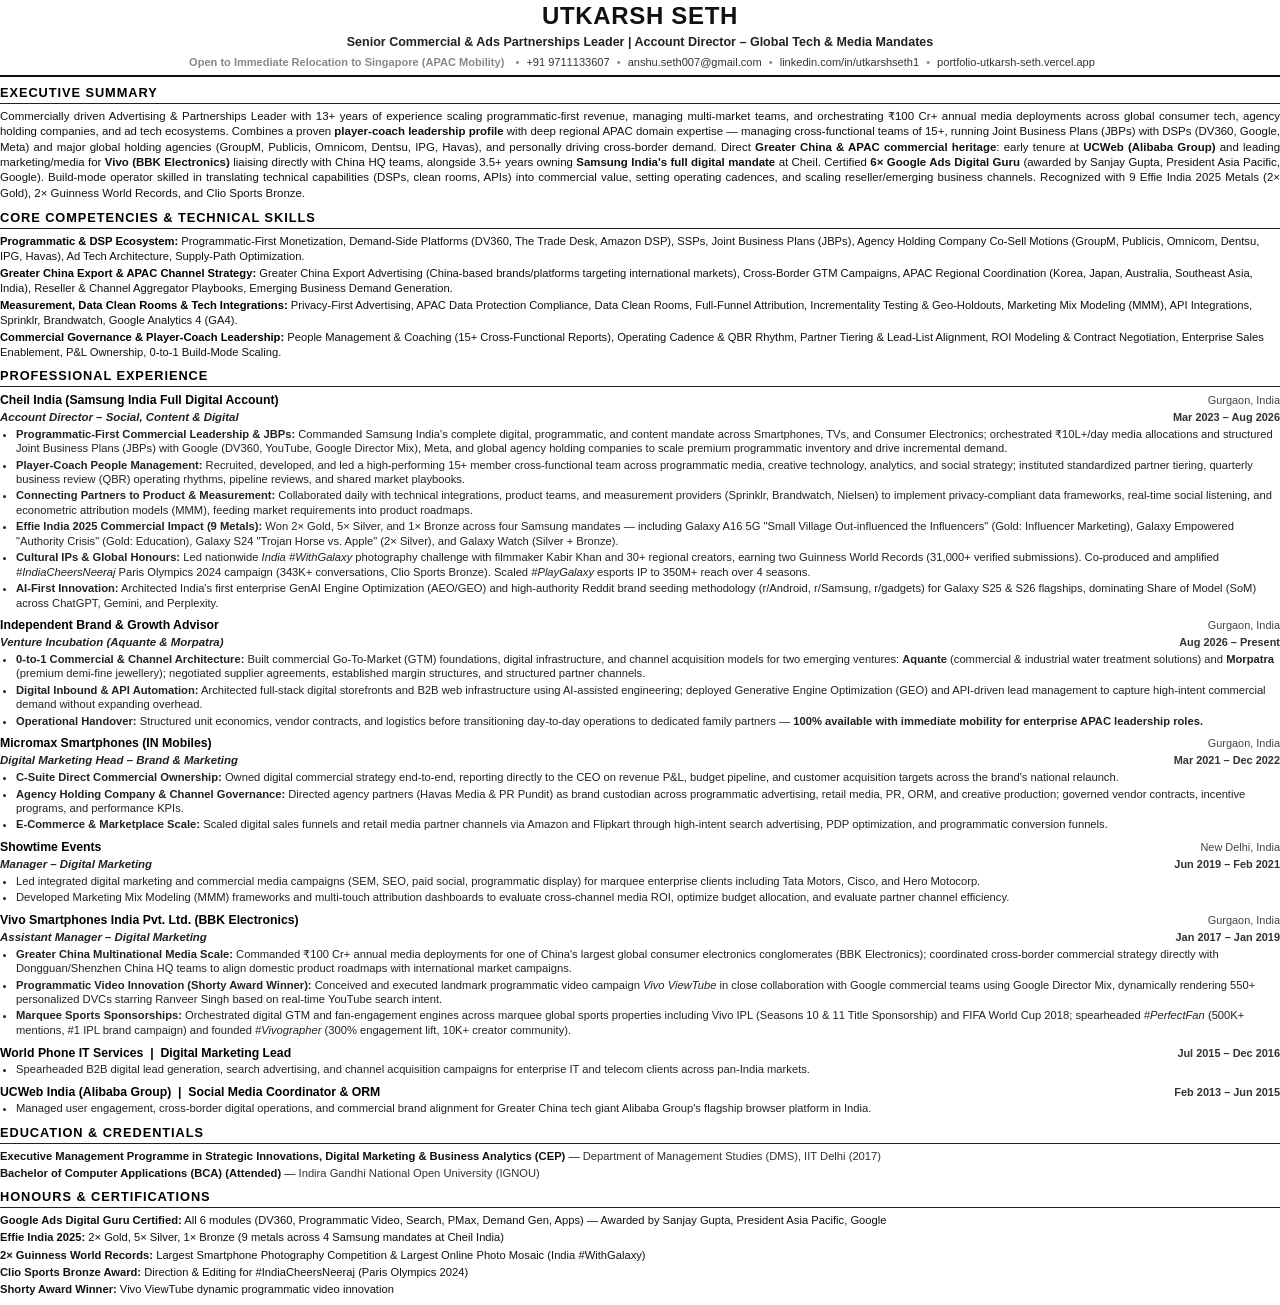
<file: resume/netflix_ats.html>
<!DOCTYPE html>
<html lang="en">
<head>
  <meta charset="UTF-8">
  <meta name="viewport" content="width=device-width, initial-scale=1.0">
  <title>Utkarsh Seth – Senior Manager, Ads Channel &amp; Partnerships, APAC – Netflix</title>
  <style>
    @page {
      size: letter;
      margin: 0.42in 0.52in;
    }
    *, *::before, *::after { box-sizing: border-box; margin: 0; padding: 0; }
    html { -webkit-print-color-adjust: exact; print-color-adjust: exact; }
    body {
      font-family: Arial, Helvetica, sans-serif;
      color: #111111;
      background: #ffffff;
      line-height: 1.32;
      font-size: 8.9pt;
    }
    a { color: #111111; text-decoration: none; }
    
    .header {
      text-align: center;
      border-bottom: 1.5pt solid #111111;
      padding-bottom: 4pt;
      margin-bottom: 6pt;
    }
    .name {
      font-size: 18pt;
      font-weight: bold;
      text-transform: uppercase;
      letter-spacing: 0.5pt;
      margin-bottom: 2pt;
    }
    .title-line {
      font-size: 9.4pt;
      font-weight: bold;
      color: #222222;
      margin-bottom: 3pt;
    }
    .contact-line {
      font-size: 8.3pt;
      color: #333333;
    }
    .contact-line span { margin: 0 3pt; color: #888888; }
    .contact-highlight {
      font-weight: bold;
      color: #000000;
    }

    .section {
      margin-bottom: 6.5pt;
    }
    .sec-title {
      font-size: 9.6pt;
      font-weight: bold;
      text-transform: uppercase;
      letter-spacing: 0.7pt;
      border-bottom: 0.75pt solid #222222;
      padding-bottom: 1.2pt;
      margin-bottom: 3.5pt;
      color: #000000;
    }

    .summary-text {
      font-size: 8.6pt;
      line-height: 1.34;
      text-align: justify;
    }

    .job {
      margin-bottom: 5.5pt;
      break-inside: avoid;
      page-break-inside: avoid;
    }
    .job-top {
      display: flex;
      justify-content: space-between;
      align-items: baseline;
      margin-bottom: 1pt;
    }
    .job-company {
      font-size: 9.2pt;
      font-weight: bold;
      color: #000000;
    }
    .job-location {
      font-size: 8.2pt;
      color: #444444;
      font-weight: normal;
    }
    .job-sub {
      display: flex;
      justify-content: space-between;
      align-items: baseline;
      font-size: 8.6pt;
      margin-bottom: 1.5pt;
    }
    .job-role {
      font-weight: bold;
      color: #222222;
      font-style: italic;
    }
    .job-date {
      font-size: 8.2pt;
      color: #333333;
      font-weight: bold;
    }

    ul.bullets {
      margin-left: 12pt;
      margin-top: 1pt;
    }
    ul.bullets li {
      font-size: 8.4pt;
      line-height: 1.29;
      margin-bottom: 1.5pt;
      color: #222222;
    }

    .skills-block {
      font-size: 8.4pt;
      line-height: 1.32;
    }
    .skills-block p {
      margin-bottom: 1.8pt;
    }
    .skills-block strong {
      color: #000000;
    }

    .edu-entry {
      margin-bottom: 2.2pt;
      font-size: 8.4pt;
      line-height: 1.28;
    }
    .edu-deg {
      font-weight: bold;
    }
    .edu-inst {
      color: #333333;
    }
  </style>
</head>
<body>

  <header class="header">
    <div class="name">Utkarsh Seth</div>
    <div class="title-line">Senior Commercial &amp; Ads Partnerships Leader | Account Director – Global Tech &amp; Media Mandates</div>
    <div class="contact-line">
      <span class="contact-highlight">Open to Immediate Relocation to Singapore (APAC Mobility)</span>
      <span>•</span> +91 9711133607
      <span>•</span> anshu.seth007@gmail.com
      <span>•</span> linkedin.com/in/utkarshseth1
      <span>•</span> portfolio-utkarsh-seth.vercel.app
    </div>
  </header>

  <!-- Executive Summary -->
  <section class="section">
    <div class="sec-title">Executive Summary</div>
    <p class="summary-text">
      Commercially driven Advertising &amp; Partnerships Leader with 13+ years of experience scaling programmatic-first revenue, managing multi-market teams, and orchestrating ₹100 Cr+ annual media deployments across global consumer tech, agency holding companies, and ad tech ecosystems. Combines a proven <strong>player-coach leadership profile</strong> with deep regional APAC domain expertise — managing cross-functional teams of 15+, running Joint Business Plans (JBPs) with DSPs (DV360, Google, Meta) and major global holding agencies (GroupM, Publicis, Omnicom, Dentsu, IPG, Havas), and personally driving cross-border demand. Direct <strong>Greater China &amp; APAC commercial heritage</strong>: early tenure at <strong>UCWeb (Alibaba Group)</strong> and leading marketing/media for <strong>Vivo (BBK Electronics)</strong> liaising directly with China HQ teams, alongside 3.5+ years owning <strong>Samsung India's full digital mandate</strong> at Cheil. Certified <strong>6× Google Ads Digital Guru</strong> (awarded by Sanjay Gupta, President Asia Pacific, Google). Build-mode operator skilled in translating technical capabilities (DSPs, clean rooms, APIs) into commercial value, setting operating cadences, and scaling reseller/emerging business channels. Recognized with 9 Effie India 2025 Metals (2× Gold), 2× Guinness World Records, and Clio Sports Bronze.
    </p>
  </section>

  <!-- Core Competencies -->
  <section class="section">
    <div class="sec-title">Core Competencies &amp; Technical Skills</div>
    <div class="skills-block">
      <p><strong>Programmatic &amp; DSP Ecosystem:</strong> Programmatic-First Monetization, Demand-Side Platforms (DV360, The Trade Desk, Amazon DSP), SSPs, Joint Business Plans (JBPs), Agency Holding Company Co-Sell Motions (GroupM, Publicis, Omnicom, Dentsu, IPG, Havas), Ad Tech Architecture, Supply-Path Optimization.</p>
      <p><strong>Greater China Export &amp; APAC Channel Strategy:</strong> Greater China Export Advertising (China-based brands/platforms targeting international markets), Cross-Border GTM Campaigns, APAC Regional Coordination (Korea, Japan, Australia, Southeast Asia, India), Reseller &amp; Channel Aggregator Playbooks, Emerging Business Demand Generation.</p>
      <p><strong>Measurement, Data Clean Rooms &amp; Tech Integrations:</strong> Privacy-First Advertising, APAC Data Protection Compliance, Data Clean Rooms, Full-Funnel Attribution, Incrementality Testing &amp; Geo-Holdouts, Marketing Mix Modeling (MMM), API Integrations, Sprinklr, Brandwatch, Google Analytics 4 (GA4).</p>
      <p><strong>Commercial Governance &amp; Player-Coach Leadership:</strong> People Management &amp; Coaching (15+ Cross-Functional Reports), Operating Cadence &amp; QBR Rhythm, Partner Tiering &amp; Lead-List Alignment, ROI Modeling &amp; Contract Negotiation, Enterprise Sales Enablement, P&amp;L Ownership, 0-to-1 Build-Mode Scaling.</p>
    </div>
  </section>

  <!-- Experience -->
  <section class="section">
    <div class="sec-title">Professional Experience</div>

    <!-- Cheil India -->
    <div class="job">
      <div class="job-top">
        <span class="job-company">Cheil India (Samsung India Full Digital Account)</span>
        <span class="job-location">Gurgaon, India</span>
      </div>
      <div class="job-sub">
        <span class="job-role">Account Director – Social, Content &amp; Digital</span>
        <span class="job-date">Mar 2023 – Aug 2026</span>
      </div>
      <ul class="bullets">
        <li><strong>Programmatic-First Commercial Leadership &amp; JBPs:</strong> Commanded Samsung India's complete digital, programmatic, and content mandate across Smartphones, TVs, and Consumer Electronics; orchestrated ₹10L+/day media allocations and structured Joint Business Plans (JBPs) with Google (DV360, YouTube, Google Director Mix), Meta, and global agency holding companies to scale premium programmatic inventory and drive incremental demand.</li>
        <li><strong>Player-Coach People Management:</strong> Recruited, developed, and led a high-performing 15+ member cross-functional team across programmatic media, creative technology, analytics, and social strategy; instituted standardized partner tiering, quarterly business review (QBR) operating rhythms, pipeline reviews, and shared market playbooks.</li>
        <li><strong>Connecting Partners to Product &amp; Measurement:</strong> Collaborated daily with technical integrations, product teams, and measurement providers (Sprinklr, Brandwatch, Nielsen) to implement privacy-compliant data frameworks, real-time social listening, and econometric attribution models (MMM), feeding market requirements into product roadmaps.</li>
        <li><strong>Effie India 2025 Commercial Impact (9 Metals):</strong> Won 2× Gold, 5× Silver, and 1× Bronze across four Samsung mandates — including Galaxy A16 5G "Small Village Out-influenced the Influencers" (Gold: Influencer Marketing), Galaxy Empowered "Authority Crisis" (Gold: Education), Galaxy S24 "Trojan Horse vs. Apple" (2× Silver), and Galaxy Watch (Silver + Bronze).</li>
        <li><strong>Cultural IPs &amp; Global Honours:</strong> Led nationwide <em>India #WithGalaxy</em> photography challenge with filmmaker Kabir Khan and 30+ regional creators, earning two Guinness World Records (31,000+ verified submissions). Co-produced and amplified <em>#IndiaCheersNeeraj</em> Paris Olympics 2024 campaign (343K+ conversations, Clio Sports Bronze). Scaled <em>#PlayGalaxy</em> esports IP to 350M+ reach over 4 seasons.</li>
        <li><strong>AI-First Innovation:</strong> Architected India's first enterprise GenAI Engine Optimization (AEO/GEO) and high-authority Reddit brand seeding methodology (r/Android, r/Samsung, r/gadgets) for Galaxy S25 &amp; S26 flagships, dominating Share of Model (SoM) across ChatGPT, Gemini, and Perplexity.</li>
      </ul>
    </div>

    <!-- D2C Venture Incubation -->
    <div class="job">
      <div class="job-top">
        <span class="job-company">Independent Brand &amp; Growth Advisor</span>
        <span class="job-location">Gurgaon, India</span>
      </div>
      <div class="job-sub">
        <span class="job-role">Venture Incubation (Aquante &amp; Morpatra)</span>
        <span class="job-date">Aug 2026 – Present</span>
      </div>
      <ul class="bullets">
        <li><strong>0-to-1 Commercial &amp; Channel Architecture:</strong> Built commercial Go-To-Market (GTM) foundations, digital infrastructure, and channel acquisition models for two emerging ventures: <strong>Aquante</strong> (commercial &amp; industrial water treatment solutions) and <strong>Morpatra</strong> (premium demi-fine jewellery); negotiated supplier agreements, established margin structures, and structured partner channels.</li>
        <li><strong>Digital Inbound &amp; API Automation:</strong> Architected full-stack digital storefronts and B2B web infrastructure using AI-assisted engineering; deployed Generative Engine Optimization (GEO) and API-driven lead management to capture high-intent commercial demand without expanding overhead.</li>
        <li><strong>Operational Handover:</strong> Structured unit economics, vendor contracts, and logistics before transitioning day-to-day operations to dedicated family partners — <strong>100% available with immediate mobility for enterprise APAC leadership roles.</strong></li>
      </ul>
    </div>

    <!-- Micromax -->
    <div class="job">
      <div class="job-top">
        <span class="job-company">Micromax Smartphones (IN Mobiles)</span>
        <span class="job-location">Gurgaon, India</span>
      </div>
      <div class="job-sub">
        <span class="job-role">Digital Marketing Head – Brand &amp; Marketing</span>
        <span class="job-date">Mar 2021 – Dec 2022</span>
      </div>
      <ul class="bullets">
        <li><strong>C-Suite Direct Commercial Ownership:</strong> Owned digital commercial strategy end-to-end, reporting directly to the CEO on revenue P&amp;L, budget pipeline, and customer acquisition targets across the brand's national relaunch.</li>
        <li><strong>Agency Holding Company &amp; Channel Governance:</strong> Directed agency partners (Havas Media &amp; PR Pundit) as brand custodian across programmatic advertising, retail media, PR, ORM, and creative production; governed vendor contracts, incentive programs, and performance KPIs.</li>
        <li><strong>E-Commerce &amp; Marketplace Scale:</strong> Scaled digital sales funnels and retail media partner channels via Amazon and Flipkart through high-intent search advertising, PDP optimization, and programmatic conversion funnels.</li>
      </ul>
    </div>

    <!-- Showtime -->
    <div class="job">
      <div class="job-top">
        <span class="job-company">Showtime Events</span>
        <span class="job-location">New Delhi, India</span>
      </div>
      <div class="job-sub">
        <span class="job-role">Manager – Digital Marketing</span>
        <span class="job-date">Jun 2019 – Feb 2021</span>
      </div>
      <ul class="bullets">
        <li>Led integrated digital marketing and commercial media campaigns (SEM, SEO, paid social, programmatic display) for marquee enterprise clients including Tata Motors, Cisco, and Hero Motocorp.</li>
        <li>Developed Marketing Mix Modeling (MMM) frameworks and multi-touch attribution dashboards to evaluate cross-channel media ROI, optimize budget allocation, and evaluate partner channel efficiency.</li>
      </ul>
    </div>

    <!-- Vivo -->
    <div class="job">
      <div class="job-top">
        <span class="job-company">Vivo Smartphones India Pvt. Ltd. (BBK Electronics)</span>
        <span class="job-location">Gurgaon, India</span>
      </div>
      <div class="job-sub">
        <span class="job-role">Assistant Manager – Digital Marketing</span>
        <span class="job-date">Jan 2017 – Jan 2019</span>
      </div>
      <ul class="bullets">
        <li><strong>Greater China Multinational Media Scale:</strong> Commanded ₹100 Cr+ annual media deployments for one of China's largest global consumer electronics conglomerates (BBK Electronics); coordinated cross-border commercial strategy directly with Dongguan/Shenzhen China HQ teams to align domestic product roadmaps with international market campaigns.</li>
        <li><strong>Programmatic Video Innovation (Shorty Award Winner):</strong> Conceived and executed landmark programmatic video campaign <em>Vivo ViewTube</em> in close collaboration with Google commercial teams using Google Director Mix, dynamically rendering 550+ personalized DVCs starring Ranveer Singh based on real-time YouTube search intent.</li>
        <li><strong>Marquee Sports Sponsorships:</strong> Orchestrated digital GTM and fan-engagement engines across marquee global sports properties including Vivo IPL (Seasons 10 &amp; 11 Title Sponsorship) and FIFA World Cup 2018; spearheaded <em>#PerfectFan</em> (500K+ mentions, #1 IPL brand campaign) and founded <em>#Vivographer</em> (300% engagement lift, 10K+ creator community).</li>
      </ul>
    </div>

    <!-- Earlier Career -->
    <div class="job">
      <div class="job-top">
        <span class="job-company">World Phone IT Services &nbsp;|&nbsp; Digital Marketing Lead</span>
        <span class="job-date">Jul 2015 – Dec 2016</span>
      </div>
      <ul class="bullets">
        <li>Spearheaded B2B digital lead generation, search advertising, and channel acquisition campaigns for enterprise IT and telecom clients across pan-India markets.</li>
      </ul>
    </div>

    <div class="job">
      <div class="job-top">
        <span class="job-company">UCWeb India (Alibaba Group) &nbsp;|&nbsp; Social Media Coordinator &amp; ORM</span>
        <span class="job-date">Feb 2013 – Jun 2015</span>
      </div>
      <ul class="bullets">
        <li>Managed user engagement, cross-border digital operations, and commercial brand alignment for Greater China tech giant Alibaba Group's flagship browser platform in India.</li>
      </ul>
    </div>

  </section>

  <!-- Education & Credentials -->
  <section class="section">
    <div class="sec-title">Education &amp; Credentials</div>
    <div class="edu-entry">
      <span class="edu-deg">Executive Management Programme in Strategic Innovations, Digital Marketing &amp; Business Analytics (CEP)</span> — <span class="edu-inst">Department of Management Studies (DMS), IIT Delhi (2017)</span>
    </div>
    <div class="edu-entry">
      <span class="edu-deg">Bachelor of Computer Applications (BCA) (Attended)</span> — <span class="edu-inst">Indira Gandhi National Open University (IGNOU)</span>
    </div>
  </section>

  <!-- Honours & Certifications -->
  <section class="section">
    <div class="sec-title">Honours &amp; Certifications</div>
    <div class="edu-entry">
      <strong>Google Ads Digital Guru Certified:</strong> All 6 modules (DV360, Programmatic Video, Search, PMax, Demand Gen, Apps) — Awarded by Sanjay Gupta, President Asia Pacific, Google
    </div>
    <div class="edu-entry">
      <strong>Effie India 2025:</strong> 2× Gold, 5× Silver, 1× Bronze (9 metals across 4 Samsung mandates at Cheil India)
    </div>
    <div class="edu-entry">
      <strong>2× Guinness World Records:</strong> Largest Smartphone Photography Competition &amp; Largest Online Photo Mosaic (India #WithGalaxy)
    </div>
    <div class="edu-entry">
      <strong>Clio Sports Bronze Award:</strong> Direction &amp; Editing for #IndiaCheersNeeraj (Paris Olympics 2024)
    </div>
    <div class="edu-entry">
      <strong>Shorty Award Winner:</strong> Vivo ViewTube dynamic programmatic video innovation
    </div>
  </section>

</body>
</html>
</file>
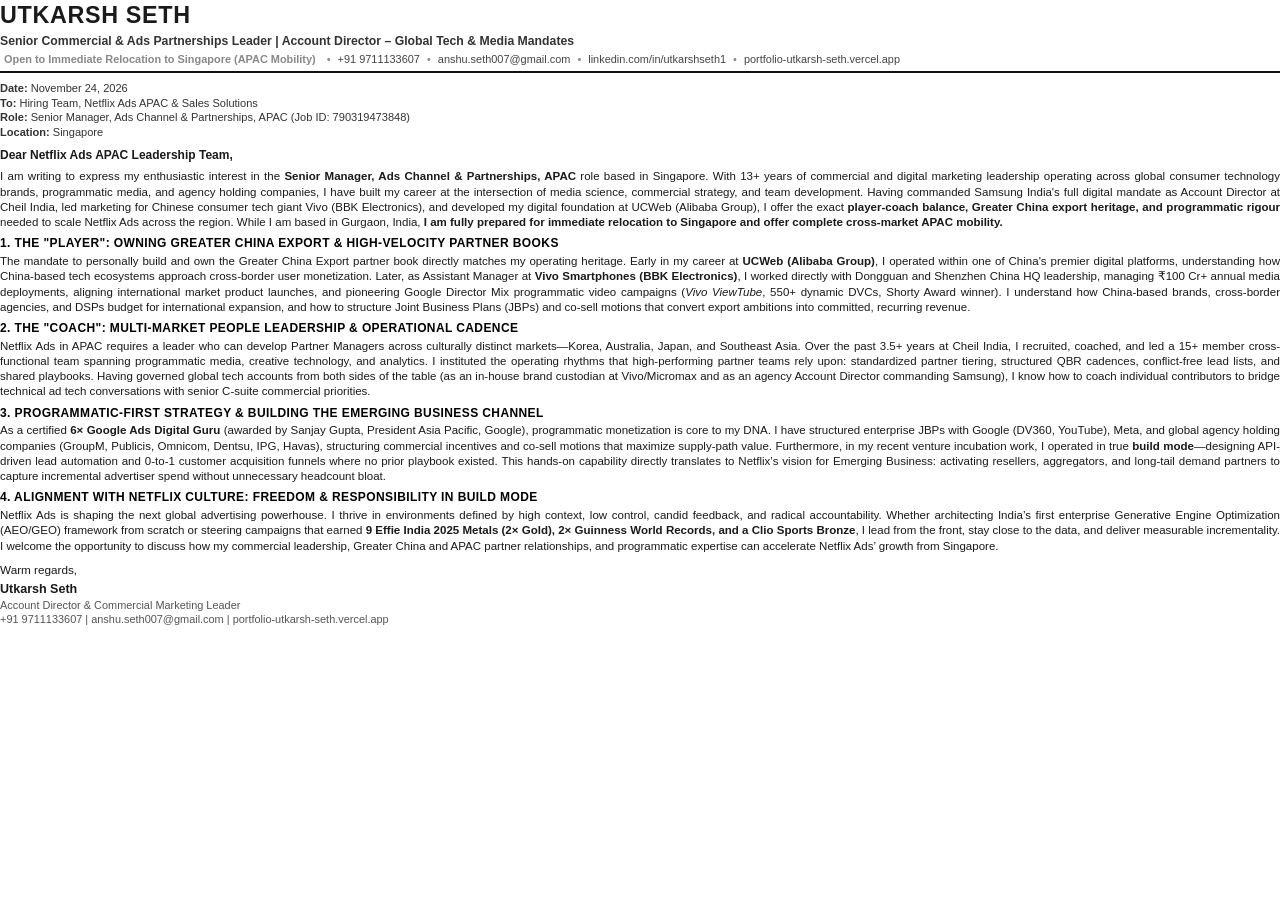
<file: resume/netflix_cover_letter.html>
<!DOCTYPE html>
<html lang="en">
<head>
  <meta charset="UTF-8">
  <meta name="viewport" content="width=device-width, initial-scale=1.0">
  <title>Utkarsh Seth – Cover Letter – Netflix APAC</title>
  <style>
    @page {
      size: letter;
      margin: 0.42in 0.52in;
    }
    *, *::before, *::after { box-sizing: border-box; margin: 0; padding: 0; }
    html { -webkit-print-color-adjust: exact; print-color-adjust: exact; }
    body {
      font-family: Arial, Helvetica, sans-serif;
      color: #1a1a1a;
      background: #ffffff;
      line-height: 1.32;
      font-size: 8.65pt;
    }
    a { color: #111111; text-decoration: none; }

    .header {
      border-bottom: 1.5pt solid #111111;
      padding-bottom: 3.5pt;
      margin-bottom: 6.5pt;
    }
    .name {
      font-size: 17.5pt;
      font-weight: bold;
      text-transform: uppercase;
      letter-spacing: 0.5pt;
      margin-bottom: 1.5pt;
    }
    .title-line {
      font-size: 9.2pt;
      font-weight: bold;
      color: #333333;
      margin-bottom: 2pt;
    }
    .contact-line {
      font-size: 8.2pt;
      color: #444444;
    }
    .contact-line span { margin: 0 3pt; color: #888888; }
    .highlight { font-weight: bold; color: #000000; }

    .meta-box {
      margin-bottom: 6.5pt;
      font-size: 8.3pt;
      color: #333333;
      line-height: 1.3;
    }

    .salutation {
      font-weight: bold;
      margin-bottom: 4.5pt;
      font-size: 9pt;
    }

    p {
      margin-bottom: 4.5pt;
      text-align: justify;
    }

    h3 {
      font-size: 9pt;
      font-weight: bold;
      color: #000000;
      margin-top: 4.5pt;
      margin-bottom: 1.5pt;
      text-transform: uppercase;
      letter-spacing: 0.3pt;
    }

    .signoff {
      margin-top: 6.5pt;
      font-size: 8.8pt;
    }
    .signoff-name {
      font-weight: bold;
      margin-top: 2.5pt;
      font-size: 9.4pt;
    }
    .signoff-sub {
      color: #555555;
      font-size: 8.2pt;
    }
  </style>
</head>
<body>

  <header class="header">
    <div class="name">Utkarsh Seth</div>
    <div class="title-line">Senior Commercial &amp; Ads Partnerships Leader | Account Director – Global Tech &amp; Media Mandates</div>
    <div class="contact-line">
      <span class="highlight">Open to Immediate Relocation to Singapore (APAC Mobility)</span>
      <span>•</span> +91 9711133607
      <span>•</span> anshu.seth007@gmail.com
      <span>•</span> linkedin.com/in/utkarshseth1
      <span>•</span> portfolio-utkarsh-seth.vercel.app
    </div>
  </header>

  <div class="meta-box">
    <strong>Date:</strong> November 24, 2026<br>
    <strong>To:</strong> Hiring Team, Netflix Ads APAC &amp; Sales Solutions<br>
    <strong>Role:</strong> Senior Manager, Ads Channel &amp; Partnerships, APAC (Job ID: 790319473848)<br>
    <strong>Location:</strong> Singapore
  </div>

  <div class="salutation">Dear Netflix Ads APAC Leadership Team,</div>

  <p>
    I am writing to express my enthusiastic interest in the <strong>Senior Manager, Ads Channel &amp; Partnerships, APAC</strong> role based in Singapore. With 13+ years of commercial and digital marketing leadership operating across global consumer technology brands, programmatic media, and agency holding companies, I have built my career at the intersection of media science, commercial strategy, and team development. Having commanded Samsung India's full digital mandate as Account Director at Cheil India, led marketing for Chinese consumer tech giant Vivo (BBK Electronics), and developed my digital foundation at UCWeb (Alibaba Group), I offer the exact <strong>player-coach balance, Greater China export heritage, and programmatic rigour</strong> needed to scale Netflix Ads across the region. While I am based in Gurgaon, India, <strong>I am fully prepared for immediate relocation to Singapore and offer complete cross-market APAC mobility.</strong>
  </p>

  <h3>1. The "Player": Owning Greater China Export &amp; High-Velocity Partner Books</h3>
  <p>
    The mandate to personally build and own the Greater China Export partner book directly matches my operating heritage. Early in my career at <strong>UCWeb (Alibaba Group)</strong>, I operated within one of China's premier digital platforms, understanding how China-based tech ecosystems approach cross-border user monetization. Later, as Assistant Manager at <strong>Vivo Smartphones (BBK Electronics)</strong>, I worked directly with Dongguan and Shenzhen China HQ leadership, managing ₹100 Cr+ annual media deployments, aligning international market product launches, and pioneering Google Director Mix programmatic video campaigns (<em>Vivo ViewTube</em>, 550+ dynamic DVCs, Shorty Award winner). I understand how China-based brands, cross-border agencies, and DSPs budget for international expansion, and how to structure Joint Business Plans (JBPs) and co-sell motions that convert export ambitions into committed, recurring revenue.
  </p>

  <h3>2. The "Coach": Multi-Market People Leadership &amp; Operational Cadence</h3>
  <p>
    Netflix Ads in APAC requires a leader who can develop Partner Managers across culturally distinct markets—Korea, Australia, Japan, and Southeast Asia. Over the past 3.5+ years at Cheil India, I recruited, coached, and led a 15+ member cross-functional team spanning programmatic media, creative technology, and analytics. I instituted the operating rhythms that high-performing partner teams rely upon: standardized partner tiering, structured QBR cadences, conflict-free lead lists, and shared playbooks. Having governed global tech accounts from both sides of the table (as an in-house brand custodian at Vivo/Micromax and as an agency Account Director commanding Samsung), I know how to coach individual contributors to bridge technical ad tech conversations with senior C-suite commercial priorities.
  </p>

  <h3>3. Programmatic-First Strategy &amp; Building the Emerging Business Channel</h3>
  <p>
    As a certified <strong>6× Google Ads Digital Guru</strong> (awarded by Sanjay Gupta, President Asia Pacific, Google), programmatic monetization is core to my DNA. I have structured enterprise JBPs with Google (DV360, YouTube), Meta, and global agency holding companies (GroupM, Publicis, Omnicom, Dentsu, IPG, Havas), structuring commercial incentives and co-sell motions that maximize supply-path value. Furthermore, in my recent venture incubation work, I operated in true <strong>build mode</strong>—designing API-driven lead automation and 0-to-1 customer acquisition funnels where no prior playbook existed. This hands-on capability directly translates to Netflix’s vision for Emerging Business: activating resellers, aggregators, and long-tail demand partners to capture incremental advertiser spend without unnecessary headcount bloat.
  </p>

  <h3>4. Alignment with Netflix Culture: Freedom &amp; Responsibility in Build Mode</h3>
  <p>
    Netflix Ads is shaping the next global advertising powerhouse. I thrive in environments defined by high context, low control, candid feedback, and radical accountability. Whether architecting India’s first enterprise Generative Engine Optimization (AEO/GEO) framework from scratch or steering campaigns that earned <strong>9 Effie India 2025 Metals (2× Gold), 2× Guinness World Records, and a Clio Sports Bronze</strong>, I lead from the front, stay close to the data, and deliver measurable incrementality. I welcome the opportunity to discuss how my commercial leadership, Greater China and APAC partner relationships, and programmatic expertise can accelerate Netflix Ads’ growth from Singapore.
  </p>

  <div class="signoff">
    Warm regards,<br>
    <div class="signoff-name">Utkarsh Seth</div>
    <div class="signoff-sub">Account Director &amp; Commercial Marketing Leader<br>+91 9711133607 | anshu.seth007@gmail.com | portfolio-utkarsh-seth.vercel.app</div>
  </div>

</body>
</html>
</file>
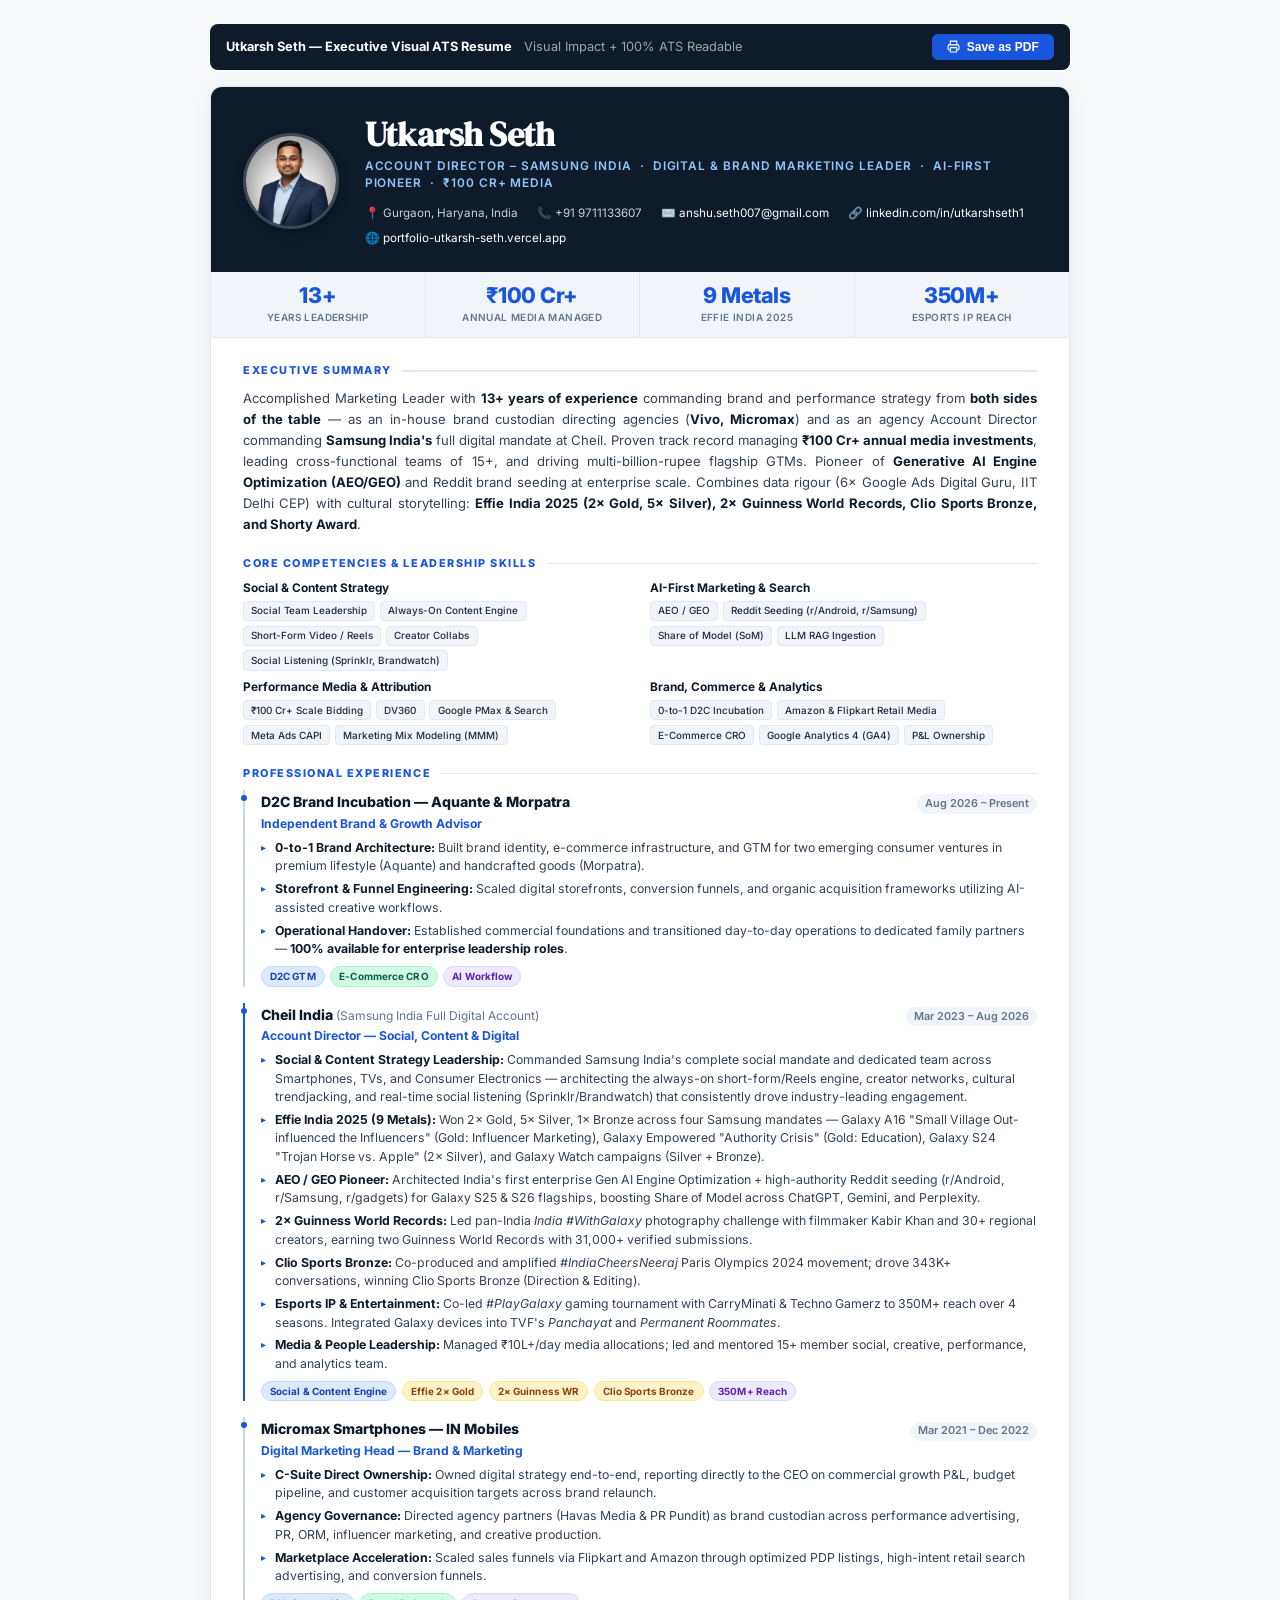
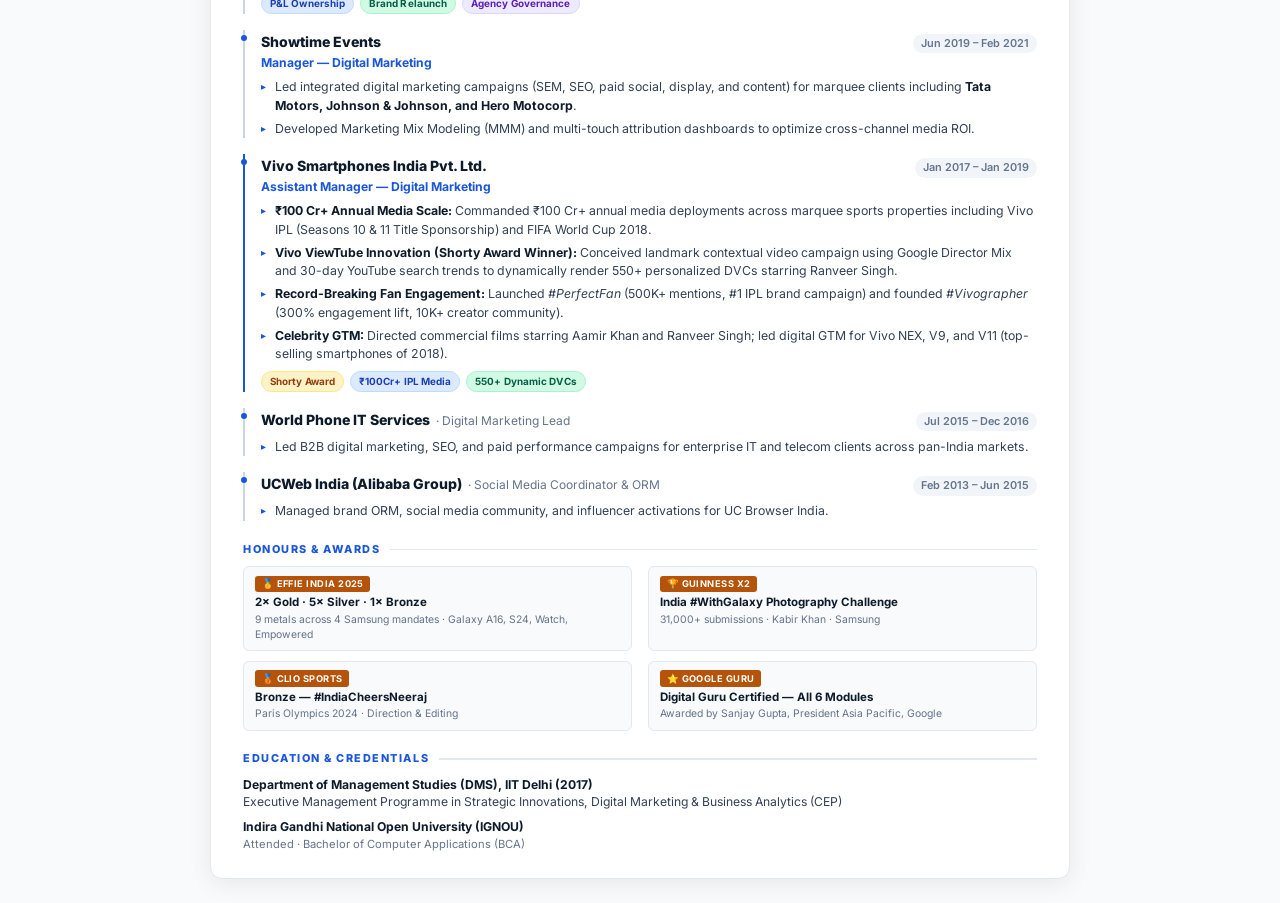
<file: resume/visual_ats.html>
<!DOCTYPE html>
<html lang="en">
<head>
  <meta charset="UTF-8">
  <meta name="viewport" content="width=device-width, initial-scale=1.0">
  <title>Utkarsh Seth – Executive Visual ATS Resume</title>
  <link href="https://fonts.googleapis.com/css2?family=Inter:ital,wght@0,300;0,400;0,500;0,600;0,700;0,800;1,400&family=DM+Serif+Display&display=swap" rel="stylesheet">
  <style>
    :root {
      --navy:      #0d1b2a;
      --navy-lt:   #1b2d42;
      --blue:      #1a56db;
      --blue-lt:   #eff6ff;
      --slate:     #334155;
      --muted:     #64748b;
      --rule:      #e2e8f0;
      --gold:      #b45309;
      --gold-bg:   #fef3c7;
      --gold-txt:  #92400e;
    }

    *, *::before, *::after { box-sizing: border-box; margin: 0; padding: 0; }
    html { -webkit-print-color-adjust: exact; print-color-adjust: exact; }

    body {
      font-family: 'Inter', -apple-system, BlinkMacSystemFont, sans-serif;
      background: #f8fafc;
      color: var(--slate);
      line-height: 1.45;
      padding: 1.5rem 1rem;
    }

    .resume-card {
      max-width: 860px;
      margin: 0 auto;
      background: #ffffff;
      border-radius: 12px;
      overflow: hidden;
      box-shadow: 0 4px 24px rgba(0,0,0,0.08);
      border: 1px solid var(--rule);
    }

    /* ═══════════════ HEADER HERO ═══════════════ */
    .hero-header {
      background: var(--navy);
      color: #ffffff;
      padding: 1.8rem 2rem 1.6rem;
      display: flex;
      align-items: center;
      gap: 1.6rem;
    }

    .hero-photo {
      width: 96px;
      height: 96px;
      border-radius: 50%;
      overflow: hidden;
      border: 3px solid rgba(255,255,255,0.2);
      flex-shrink: 0;
      box-shadow: 0 4px 14px rgba(0,0,0,0.3);
    }
    .hero-photo img { width: 100%; height: 100%; object-fit: cover; object-position: top center; }

    .hero-content { flex: 1; }
    .hero-name {
      font-family: 'DM Serif Display', serif;
      font-size: 2.1rem;
      letter-spacing: -0.01em;
      line-height: 1.1;
      color: #ffffff;
    }
    .hero-tagline {
      font-size: 0.74rem;
      font-weight: 600;
      text-transform: uppercase;
      letter-spacing: 0.08em;
      color: #93c5fd;
      margin-top: 0.35rem;
    }

    .hero-contact {
      display: flex;
      flex-wrap: wrap;
      gap: 0.5rem 1.2rem;
      margin-top: 0.75rem;
      font-size: 0.73rem;
      color: rgba(255,255,255,0.8);
    }
    .contact-item { display: flex; align-items: center; gap: 0.4rem; }
    .contact-item a { color: #ffffff; text-decoration: none; }
    .contact-item a:hover { text-decoration: underline; }

    /* ═══════════════ METRICS STRIP ═══════════════ */
    .metrics-strip {
      display: grid;
      grid-template-columns: repeat(4, 1fr);
      background: #f1f5f9;
      border-bottom: 1px solid var(--rule);
    }
    .metric-box {
      padding: 0.75rem 0.6rem;
      text-align: center;
      border-right: 1px solid var(--rule);
    }
    .metric-box:last-child { border-right: none; }
    .metric-num {
      font-size: 1.35rem;
      font-weight: 800;
      color: var(--blue);
      line-height: 1.1;
      letter-spacing: -0.02em;
    }
    .metric-label {
      font-size: 0.62rem;
      color: var(--muted);
      font-weight: 600;
      text-transform: uppercase;
      letter-spacing: 0.04em;
      margin-top: 0.15rem;
    }

    /* ═══════════════ MAIN BODY ═══════════════ */
    .body-content {
      padding: 1.6rem 2rem;
      display: flex;
      flex-direction: column;
      gap: 1.3rem;
    }

    /* Section Headers */
    .sec-heading {
      font-size: 0.68rem;
      font-weight: 800;
      text-transform: uppercase;
      letter-spacing: 0.14em;
      color: var(--blue);
      display: flex;
      align-items: center;
      gap: 0.6rem;
      margin-bottom: 0.55rem;
    }
    .sec-heading::after {
      content: '';
      flex: 1;
      height: 1.5px;
      background: #e2e8f0;
    }

    .summary-p {
      font-size: 0.82rem;
      line-height: 1.6;
      color: #334155;
      text-align: justify;
    }
    .summary-p strong { color: var(--navy); font-weight: 700; }

    /* Competencies Grid */
    .skills-container {
      display: grid;
      grid-template-columns: 1fr 1fr;
      gap: 0.55rem 1.2rem;
    }
    .skill-group { font-size: 0.74rem; }
    .skill-title {
      font-weight: 700;
      color: var(--navy);
      display: block;
      margin-bottom: 0.2rem;
    }
    .tags-row { display: flex; flex-wrap: wrap; gap: 0.3rem; }
    .tag-chip {
      font-size: 0.62rem;
      background: #f1f5f9;
      color: #1e293b;
      padding: 0.12rem 0.45rem;
      border-radius: 4px;
      font-weight: 500;
      border: 1px solid #e2e8f0;
    }

    /* Experience Timeline */
    .timeline {
      display: flex;
      flex-direction: column;
      gap: 1rem;
    }
    .role-card {
      border-left: 2.5px solid #cbd5e1;
      padding-left: 1rem;
      position: relative;
    }
    .role-card.highlight { border-left-color: var(--blue); }
    .role-card::before {
      content: '';
      position: absolute;
      left: -4.5px;
      top: 5px;
      width: 6px;
      height: 6px;
      border-radius: 50%;
      background: var(--blue);
    }

    .role-header {
      display: flex;
      justify-content: space-between;
      align-items: baseline;
      flex-wrap: wrap;
      gap: 0.4rem;
    }
    .role-company {
      font-size: 0.88rem;
      font-weight: 800;
      color: var(--navy);
    }
    .role-subnote { font-size: 0.75rem; font-weight: 400; color: var(--muted); }
    .role-title {
      font-size: 0.76rem;
      font-weight: 700;
      color: var(--blue);
      margin-top: 0.08rem;
    }
    .role-date {
      font-size: 0.68rem;
      font-weight: 600;
      color: var(--muted);
      background: #f1f5f9;
      padding: 0.12rem 0.5rem;
      border-radius: 20px;
    }

    .role-bullets {
      list-style: none;
      margin-top: 0.4rem;
      display: flex;
      flex-direction: column;
      gap: 0.28rem;
    }
    .role-bullets li {
      font-size: 0.77rem;
      color: #334155;
      padding-left: 0.9rem;
      position: relative;
      line-height: 1.5;
    }
    .role-bullets li::before {
      content: '▸';
      position: absolute;
      left: 0;
      color: var(--blue);
      font-size: 0.65rem;
      top: 1px;
    }
    .role-bullets li strong { color: var(--navy); font-weight: 700; }

    /* Badges / Chips */
    .chip-container {
      display: flex;
      flex-wrap: wrap;
      gap: 0.35rem;
      margin-top: 0.45rem;
    }
    .badge {
      font-size: 0.62rem;
      font-weight: 700;
      padding: 0.14rem 0.5rem;
      border-radius: 20px;
      letter-spacing: 0.01em;
    }
    .badge-gold { background: var(--gold-bg); color: var(--gold-txt); border: 1px solid #fde68a; }
    .badge-blue { background: #dbeafe; color: #1e40af; border: 1px solid #bfdbfe; }
    .badge-green{ background: #d1fae5; color: #065f46; border: 1px solid #a7f3d0; }
    .badge-purple{ background: #ede9fe; color: #5b21b6; border: 1px solid #ddd6fe; }

    /* Awards Grid */
    .awards-grid {
      display: grid;
      grid-template-columns: 1fr 1fr;
      gap: 0.6rem 1rem;
    }
    .award-card {
      background: #f8fafc;
      border: 1px solid #e2e8f0;
      border-radius: 6px;
      padding: 0.5rem 0.7rem;
      font-size: 0.72rem;
    }
    .award-badge-label {
      display: inline-block;
      background: var(--gold);
      color: #fff;
      font-size: 0.58rem;
      font-weight: 700;
      text-transform: uppercase;
      letter-spacing: 0.05em;
      padding: 0.1rem 0.4rem;
      border-radius: 3px;
      margin-bottom: 0.2rem;
    }
    .award-name { font-weight: 700; color: var(--navy); line-height: 1.3; }
    .award-sub { color: var(--muted); font-size: 0.65rem; margin-top: 0.1rem; }

    /* Education */
    .edu-container {
      display: flex;
      flex-direction: column;
      gap: 0.5rem;
    }
    .edu-card {
      font-size: 0.76rem;
      line-height: 1.4;
    }
    .edu-card strong { color: var(--navy); }
    .edu-card span { color: var(--muted); font-size: 0.7rem; }

    /* Print Bar */
    .top-actions {
      max-width: 860px;
      margin: 0 auto 1rem;
      display: flex;
      justify-content: space-between;
      align-items: center;
      background: var(--navy);
      color: #fff;
      padding: 0.6rem 1rem;
      border-radius: 8px;
      font-size: 0.8rem;
    }
    .btn-act {
      background: var(--blue);
      color: #fff;
      border: none;
      padding: 0.4rem 0.95rem;
      border-radius: 6px;
      font-size: 0.75rem;
      font-weight: 600;
      cursor: pointer;
      text-decoration: none;
      display: flex;
      align-items: center;
      gap: 0.4rem;
    }
    .btn-act:hover { background: #1649c5; }

    /* ═══════════════ PRINT ENGINE OPTIMIZATION ═══════════════ */
    @media print {
      body { background: transparent; padding: 0; margin: 0; }
      .top-actions { display: none !important; }
      .resume-card {
        box-shadow: none;
        border-radius: 0;
        border: none;
        max-width: 100%;
        width: 100%;
      }
      .hero-header { background: var(--navy) !important; color: #fff !important; }
      .metrics-strip { background: #f1f5f9 !important; }
      .badge-gold { background: var(--gold-bg) !important; color: var(--gold-txt) !important; }
      .badge-blue { background: #dbeafe !important; color: #1e40af !important; }
      .badge-green { background: #d1fae5 !important; color: #065f46 !important; }
      .badge-purple { background: #ede9fe !important; color: #5b21b6 !important; }
      .award-badge-label { background: var(--gold) !important; color: #fff !important; }
      .role-card { page-break-inside: avoid; break-inside: avoid; }
      .award-card { page-break-inside: avoid; break-inside: avoid; }
      @page {
        size: A4;
        margin: 0.4in 0.45in;
      }
    }
  </style>
</head>
<body>

  <!-- Web Actions Banner -->
  <div class="top-actions">
    <div>
      <strong>Utkarsh Seth — Executive Visual ATS Resume</strong>
      <span style="opacity:0.6; margin-left:0.5rem;">Visual Impact + 100% ATS Readable</span>
    </div>
    <div style="display:flex; gap:0.5rem;">
      <button class="btn-act" onclick="window.print()">
        <svg width="13" height="13" fill="none" stroke="currentColor" stroke-width="2" viewBox="0 0 24 24"><path d="M6 9V2h12v7"/><path d="M6 18H4a2 2 0 0 1-2-2v-5a2 2 0 0 1 2-2h16a2 2 0 0 1 2 2v5a2 2 0 0 1-2 2h-2"/><rect x="6" y="14" width="12" height="8" rx="1"/></svg>
        Save as PDF
      </button>
    </div>
  </div>

  <div class="resume-card">

    <!-- 1. HERO HEADER (Contains Portrait + Identity + Direct Contact) -->
    <header class="hero-header">
      <div class="hero-photo">
        <img src="../assets/utkarsh_portrait.jpg" alt="Utkarsh Seth">
      </div>
      <div class="hero-content">
        <h1 class="hero-name">Utkarsh Seth</h1>
        <div class="hero-tagline">Account Director – Samsung India &nbsp;·&nbsp; Digital &amp; Brand Marketing Leader &nbsp;·&nbsp; AI-First Pioneer &nbsp;·&nbsp; ₹100 Cr+ Media</div>
        <div class="hero-contact">
          <div class="contact-item">
            <span>📍 Gurgaon, Haryana, India</span>
          </div>
          <div class="contact-item">
            <span>📞 +91 9711133607</span>
          </div>
          <div class="contact-item">
            <span>✉️ <a href="mailto:anshu.seth007@gmail.com">anshu.seth007@gmail.com</a></span>
          </div>
          <div class="contact-item">
            <span>🔗 <a href="https://linkedin.com/in/utkarshseth1" target="_blank">linkedin.com/in/utkarshseth1</a></span>
          </div>
          <div class="contact-item">
            <span>🌐 <a href="https://portfolio-utkarsh-seth.vercel.app" target="_blank">portfolio-utkarsh-seth.vercel.app</a></span>
          </div>
        </div>
      </div>
    </header>

    <!-- 2. EXECUTIVE METRICS CALLOUT STRIP -->
    <div class="metrics-strip">
      <div class="metric-box">
        <div class="metric-num">13+</div>
        <div class="metric-label">Years Leadership</div>
      </div>
      <div class="metric-box">
        <div class="metric-num">₹100 Cr+</div>
        <div class="metric-label">Annual Media Managed</div>
      </div>
      <div class="metric-box">
        <div class="metric-num">9 Metals</div>
        <div class="metric-label">Effie India 2025</div>
      </div>
      <div class="metric-box">
        <div class="metric-num">350M+</div>
        <div class="metric-label">Esports IP Reach</div>
      </div>
    </div>

    <div class="body-content">

      <!-- 3. EXECUTIVE SUMMARY -->
      <section>
        <h2 class="sec-heading">Executive Summary</h2>
        <p class="summary-p">
          Accomplished Marketing Leader with <strong>13+ years of experience</strong> commanding brand and performance strategy from <strong>both sides of the table</strong> — as an in-house brand custodian directing agencies (<strong>Vivo, Micromax</strong>) and as an agency Account Director commanding <strong>Samsung India's</strong> full digital mandate at Cheil. Proven track record managing <strong>₹100 Cr+ annual media investments</strong>, leading cross-functional teams of 15+, and driving multi-billion-rupee flagship GTMs. Pioneer of <strong>Generative AI Engine Optimization (AEO/GEO)</strong> and Reddit brand seeding at enterprise scale. Combines data rigour (6× Google Ads Digital Guru, IIT Delhi CEP) with cultural storytelling: <strong>Effie India 2025 (2× Gold, 5× Silver), 2× Guinness World Records, Clio Sports Bronze, and Shorty Award</strong>.
        </p>
      </section>

      <!-- 4. CORE COMPETENCIES & TECHNICAL SKILLS -->
      <section>
        <h2 class="sec-heading">Core Competencies &amp; Leadership Skills</h2>
        <div class="skills-container">
          <div class="skill-group">
            <span class="skill-title">Social &amp; Content Strategy</span>
            <div class="tags-row">
              <span class="tag-chip">Social Team Leadership</span>
              <span class="tag-chip">Always-On Content Engine</span>
              <span class="tag-chip">Short-Form Video / Reels</span>
              <span class="tag-chip">Creator Collabs</span>
              <span class="tag-chip">Social Listening (Sprinklr, Brandwatch)</span>
            </div>
          </div>
          <div class="skill-group">
            <span class="skill-title">AI-First Marketing &amp; Search</span>
            <div class="tags-row">
              <span class="tag-chip">AEO / GEO</span>
              <span class="tag-chip">Reddit Seeding (r/Android, r/Samsung)</span>
              <span class="tag-chip">Share of Model (SoM)</span>
              <span class="tag-chip">LLM RAG Ingestion</span>
            </div>
          </div>
          <div class="skill-group">
            <span class="skill-title">Performance Media &amp; Attribution</span>
            <div class="tags-row">
              <span class="tag-chip">₹100 Cr+ Scale Bidding</span>
              <span class="tag-chip">DV360</span>
              <span class="tag-chip">Google PMax &amp; Search</span>
              <span class="tag-chip">Meta Ads CAPI</span>
              <span class="tag-chip">Marketing Mix Modeling (MMM)</span>
            </div>
          </div>
          <div class="skill-group">
            <span class="skill-title">Brand, Commerce &amp; Analytics</span>
            <div class="tags-row">
              <span class="tag-chip">0-to-1 D2C Incubation</span>
              <span class="tag-chip">Amazon &amp; Flipkart Retail Media</span>
              <span class="tag-chip">E-Commerce CRO</span>
              <span class="tag-chip">Google Analytics 4 (GA4)</span>
              <span class="tag-chip">P&amp;L Ownership</span>
            </div>
          </div>
        </div>
      </section>

      <!-- 5. PROFESSIONAL EXPERIENCE -->
      <section>
        <h2 class="sec-heading">Professional Experience</h2>
        <div class="timeline">

          <!-- D2C -->
          <div class="role-card">
            <div class="role-header">
              <div>
                <span class="role-company">D2C Brand Incubation — Aquante &amp; Morpatra</span>
                <div class="role-title">Independent Brand &amp; Growth Advisor</div>
              </div>
              <span class="role-date">Aug 2026 – Present</span>
            </div>
            <ul class="role-bullets">
              <li><strong>0-to-1 Brand Architecture:</strong> Built brand identity, e-commerce infrastructure, and GTM for two emerging consumer ventures in premium lifestyle (Aquante) and handcrafted goods (Morpatra).</li>
              <li><strong>Storefront &amp; Funnel Engineering:</strong> Scaled digital storefronts, conversion funnels, and organic acquisition frameworks utilizing AI-assisted creative workflows.</li>
              <li><strong>Operational Handover:</strong> Established commercial foundations and transitioned day-to-day operations to dedicated family partners — <strong>100% available for enterprise leadership roles</strong>.</li>
            </ul>
            <div class="chip-container">
              <span class="badge badge-blue">D2C GTM</span>
              <span class="badge badge-green">E-Commerce CRO</span>
              <span class="badge badge-purple">AI Workflow</span>
            </div>
          </div>

          <!-- Cheil -->
          <div class="role-card highlight">
            <div class="role-header">
              <div>
                <span class="role-company">Cheil India <span class="role-subnote">(Samsung India Full Digital Account)</span></span>
                <div class="role-title">Account Director — Social, Content &amp; Digital</div>
              </div>
              <span class="role-date">Mar 2023 – Aug 2026</span>
            </div>
            <ul class="role-bullets">
              <li><strong>Social &amp; Content Strategy Leadership:</strong> Commanded Samsung India's complete social mandate and dedicated team across Smartphones, TVs, and Consumer Electronics — architecting the always-on short-form/Reels engine, creator networks, cultural trendjacking, and real-time social listening (Sprinklr/Brandwatch) that consistently drove industry-leading engagement.</li>
              <li><strong>Effie India 2025 (9 Metals):</strong> Won 2× Gold, 5× Silver, 1× Bronze across four Samsung mandates — Galaxy A16 "Small Village Out-influenced the Influencers" (Gold: Influencer Marketing), Galaxy Empowered "Authority Crisis" (Gold: Education), Galaxy S24 "Trojan Horse vs. Apple" (2× Silver), and Galaxy Watch campaigns (Silver + Bronze).</li>
              <li><strong>AEO / GEO Pioneer:</strong> Architected India's first enterprise Gen AI Engine Optimization + high-authority Reddit seeding (r/Android, r/Samsung, r/gadgets) for Galaxy S25 &amp; S26 flagships, boosting Share of Model across ChatGPT, Gemini, and Perplexity.</li>
              <li><strong>2× Guinness World Records:</strong> Led pan-India <em>India #WithGalaxy</em> photography challenge with filmmaker Kabir Khan and 30+ regional creators, earning two Guinness World Records with 31,000+ verified submissions.</li>
              <li><strong>Clio Sports Bronze:</strong> Co-produced and amplified <em>#IndiaCheersNeeraj</em> Paris Olympics 2024 movement; drove 343K+ conversations, winning Clio Sports Bronze (Direction &amp; Editing).</li>
              <li><strong>Esports IP &amp; Entertainment:</strong> Co-led <em>#PlayGalaxy</em> gaming tournament with CarryMinati &amp; Techno Gamerz to 350M+ reach over 4 seasons. Integrated Galaxy devices into TVF's <em>Panchayat</em> and <em>Permanent Roommates</em>.</li>
              <li><strong>Media &amp; People Leadership:</strong> Managed ₹10L+/day media allocations; led and mentored 15+ member social, creative, performance, and analytics team.</li>
            </ul>
            <div class="chip-container">
              <span class="badge badge-blue">Social &amp; Content Engine</span>
              <span class="badge badge-gold">Effie 2× Gold</span>
              <span class="badge badge-gold">2× Guinness WR</span>
              <span class="badge badge-gold">Clio Sports Bronze</span>
              <span class="badge badge-purple">350M+ Reach</span>
            </div>
          </div>

          <!-- Micromax -->
          <div class="role-card">
            <div class="role-header">
              <div>
                <span class="role-company">Micromax Smartphones — IN Mobiles</span>
                <div class="role-title">Digital Marketing Head — Brand &amp; Marketing</div>
              </div>
              <span class="role-date">Mar 2021 – Dec 2022</span>
            </div>
            <ul class="role-bullets">
              <li><strong>C-Suite Direct Ownership:</strong> Owned digital strategy end-to-end, reporting directly to the CEO on commercial growth P&amp;L, budget pipeline, and customer acquisition targets across brand relaunch.</li>
              <li><strong>Agency Governance:</strong> Directed agency partners (Havas Media &amp; PR Pundit) as brand custodian across performance advertising, PR, ORM, influencer marketing, and creative production.</li>
              <li><strong>Marketplace Acceleration:</strong> Scaled sales funnels via Flipkart and Amazon through optimized PDP listings, high-intent retail search advertising, and conversion funnels.</li>
            </ul>
            <div class="chip-container">
              <span class="badge badge-blue">P&amp;L Ownership</span>
              <span class="badge badge-green">Brand Relaunch</span>
              <span class="badge badge-purple">Agency Governance</span>
            </div>
          </div>

          <!-- Showtime -->
          <div class="role-card">
            <div class="role-header">
              <div>
                <span class="role-company">Showtime Events</span>
                <div class="role-title">Manager — Digital Marketing</div>
              </div>
              <span class="role-date">Jun 2019 – Feb 2021</span>
            </div>
            <ul class="role-bullets">
              <li>Led integrated digital marketing campaigns (SEM, SEO, paid social, display, and content) for marquee clients including <strong>Tata Motors, Johnson &amp; Johnson, and Hero Motocorp</strong>.</li>
              <li>Developed Marketing Mix Modeling (MMM) and multi-touch attribution dashboards to optimize cross-channel media ROI.</li>
            </ul>
          </div>

          <!-- Vivo -->
          <div class="role-card highlight">
            <div class="role-header">
              <div>
                <span class="role-company">Vivo Smartphones India Pvt. Ltd.</span>
                <div class="role-title">Assistant Manager — Digital Marketing</div>
              </div>
              <span class="role-date">Jan 2017 – Jan 2019</span>
            </div>
            <ul class="role-bullets">
              <li><strong>₹100 Cr+ Annual Media Scale:</strong> Commanded ₹100 Cr+ annual media deployments across marquee sports properties including Vivo IPL (Seasons 10 &amp; 11 Title Sponsorship) and FIFA World Cup 2018.</li>
              <li><strong>Vivo ViewTube Innovation (Shorty Award Winner):</strong> Conceived landmark contextual video campaign using Google Director Mix and 30-day YouTube search trends to dynamically render 550+ personalized DVCs starring Ranveer Singh.</li>
              <li><strong>Record-Breaking Fan Engagement:</strong> Launched <em>#PerfectFan</em> (500K+ mentions, #1 IPL brand campaign) and founded <em>#Vivographer</em> (300% engagement lift, 10K+ creator community).</li>
              <li><strong>Celebrity GTM:</strong> Directed commercial films starring Aamir Khan and Ranveer Singh; led digital GTM for Vivo NEX, V9, and V11 (top-selling smartphones of 2018).</li>
            </ul>
            <div class="chip-container">
              <span class="badge badge-gold">Shorty Award</span>
              <span class="badge badge-blue">₹100Cr+ IPL Media</span>
              <span class="badge badge-green">550+ Dynamic DVCs</span>
            </div>
          </div>

          <!-- Earlier Roles -->
          <div class="role-card">
            <div class="role-header">
              <div>
                <span class="role-company">World Phone IT Services &nbsp;<span class="role-subnote">· Digital Marketing Lead</span></span>
              </div>
              <span class="role-date">Jul 2015 – Dec 2016</span>
            </div>
            <ul class="role-bullets">
              <li>Led B2B digital marketing, SEO, and paid performance campaigns for enterprise IT and telecom clients across pan-India markets.</li>
            </ul>
          </div>

          <div class="role-card">
            <div class="role-header">
              <div>
                <span class="role-company">UCWeb India (Alibaba Group) &nbsp;<span class="role-subnote">· Social Media Coordinator &amp; ORM</span></span>
              </div>
              <span class="role-date">Feb 2013 – Jun 2015</span>
            </div>
            <ul class="role-bullets">
              <li>Managed brand ORM, social media community, and influencer activations for UC Browser India.</li>
            </ul>
          </div>

        </div>
      </section>

      <!-- 6. HONOURS & AWARDS -->
      <section>
        <h2 class="sec-heading">Honours &amp; Awards</h2>
        <div class="awards-grid">
          <div class="award-card">
            <span class="award-badge-label">🥇 Effie India 2025</span>
            <div class="award-name">2× Gold · 5× Silver · 1× Bronze</div>
            <div class="award-sub">9 metals across 4 Samsung mandates · Galaxy A16, S24, Watch, Empowered</div>
          </div>
          <div class="award-card">
            <span class="award-badge-label">🏆 Guinness x2</span>
            <div class="award-name">India #WithGalaxy Photography Challenge</div>
            <div class="award-sub">31,000+ submissions · Kabir Khan · Samsung</div>
          </div>
          <div class="award-card">
            <span class="award-badge-label">🥉 Clio Sports</span>
            <div class="award-name">Bronze — #IndiaCheersNeeraj</div>
            <div class="award-sub">Paris Olympics 2024 · Direction &amp; Editing</div>
          </div>
          <div class="award-card">
            <span class="award-badge-label">⭐ Google Guru</span>
            <div class="award-name">Digital Guru Certified — All 6 Modules</div>
            <div class="award-sub">Awarded by Sanjay Gupta, President Asia Pacific, Google</div>
          </div>
        </div>
      </section>

      <!-- 7. EDUCATION & CREDENTIALS -->
      <section>
        <h2 class="sec-heading">Education &amp; Credentials</h2>
        <div class="edu-container">
          <div class="edu-card">
            <strong>Department of Management Studies (DMS), IIT Delhi (2017)</strong><br>
            Executive Management Programme in Strategic Innovations, Digital Marketing &amp; Business Analytics (CEP)
          </div>
          <div class="edu-card">
            <strong>Indira Gandhi National Open University (IGNOU)</strong><br>
            <span>Attended · Bachelor of Computer Applications (BCA)</span>
          </div>
        </div>
      </section>

    </div>
  </div>

</body>
</html>
</file>
